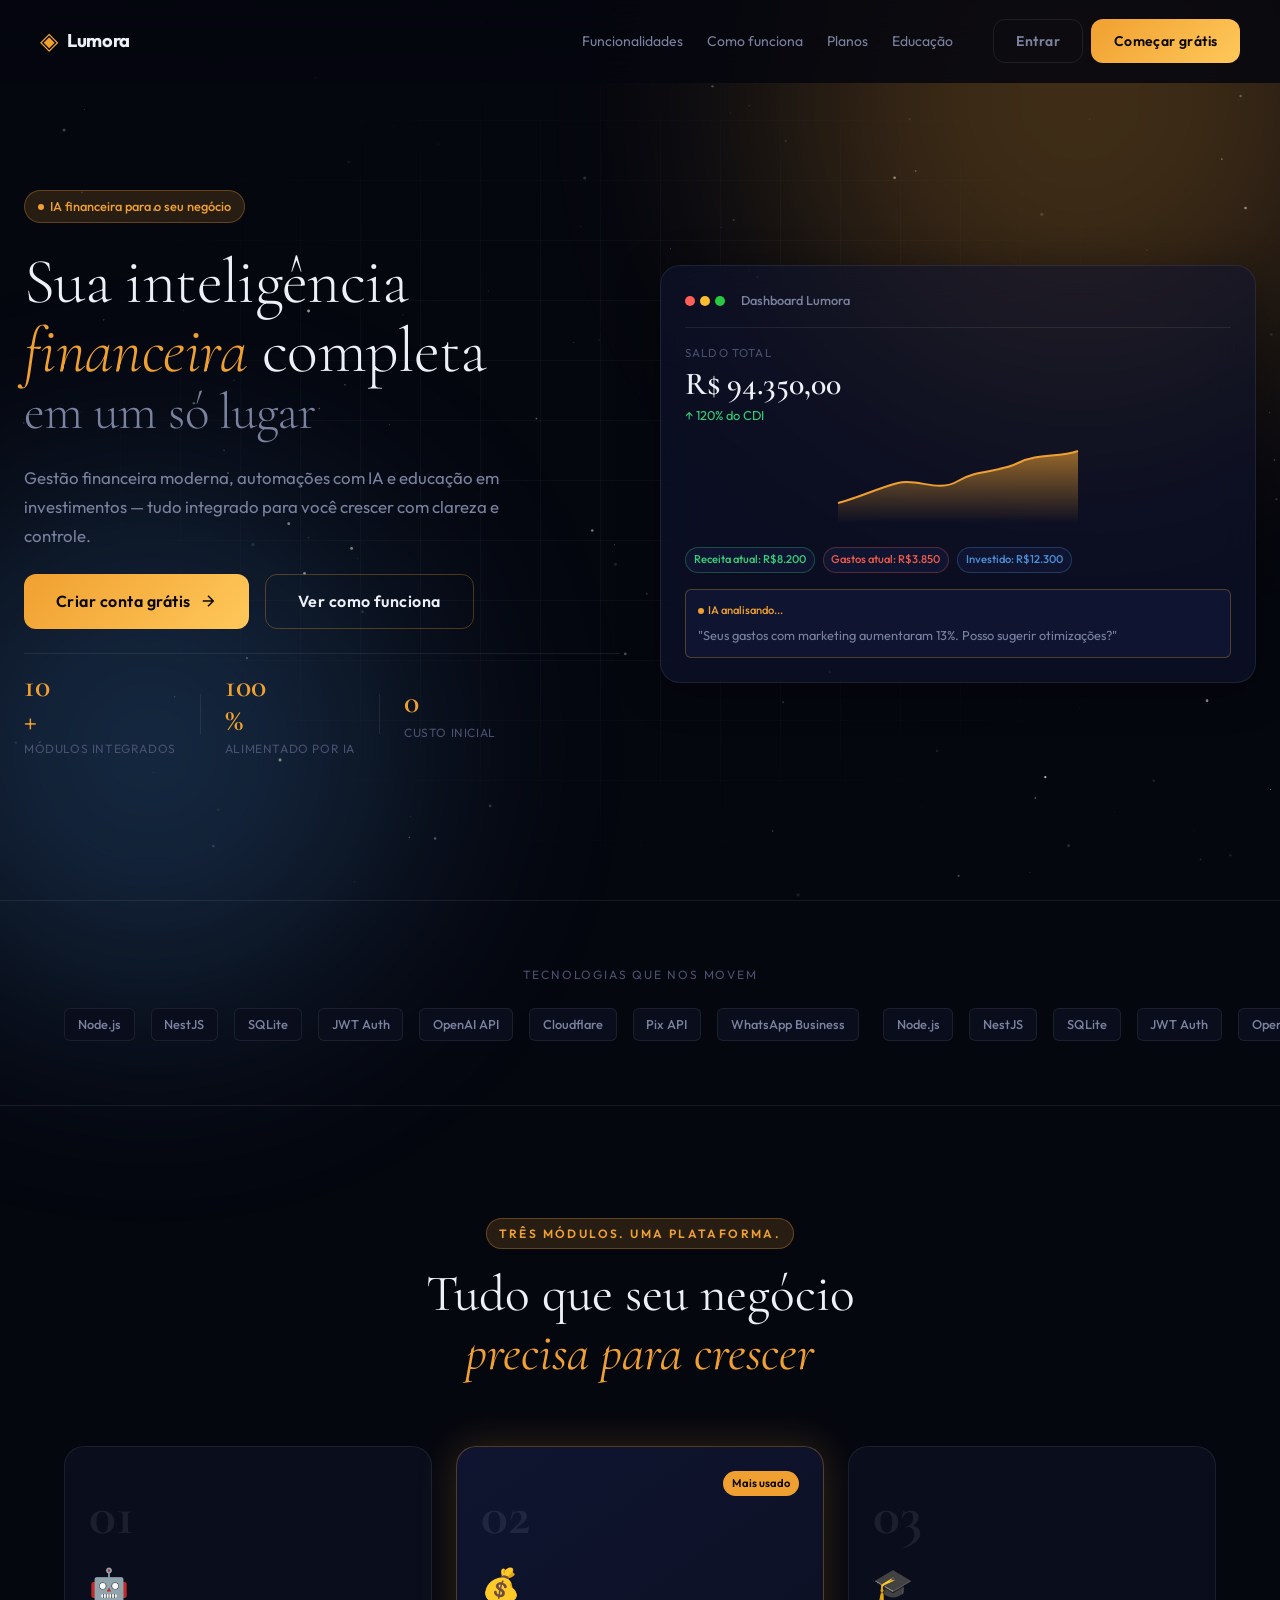
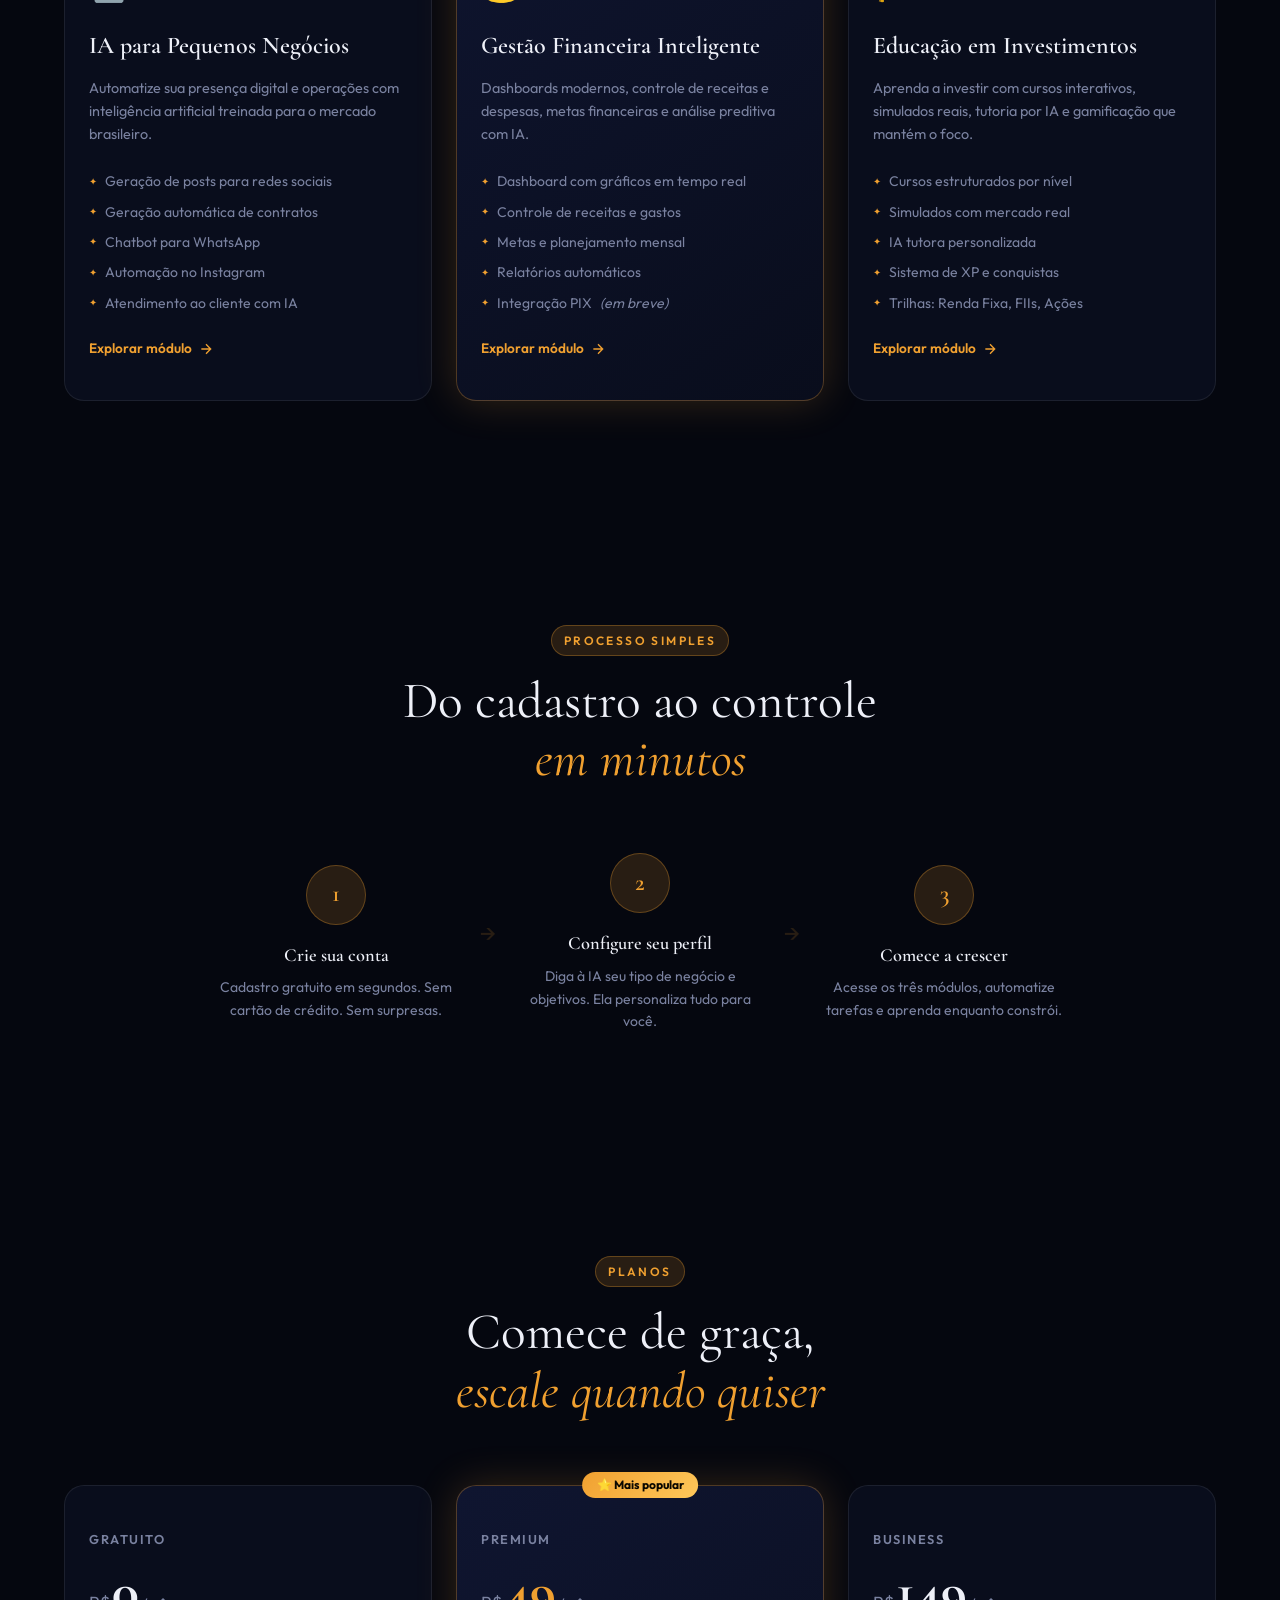
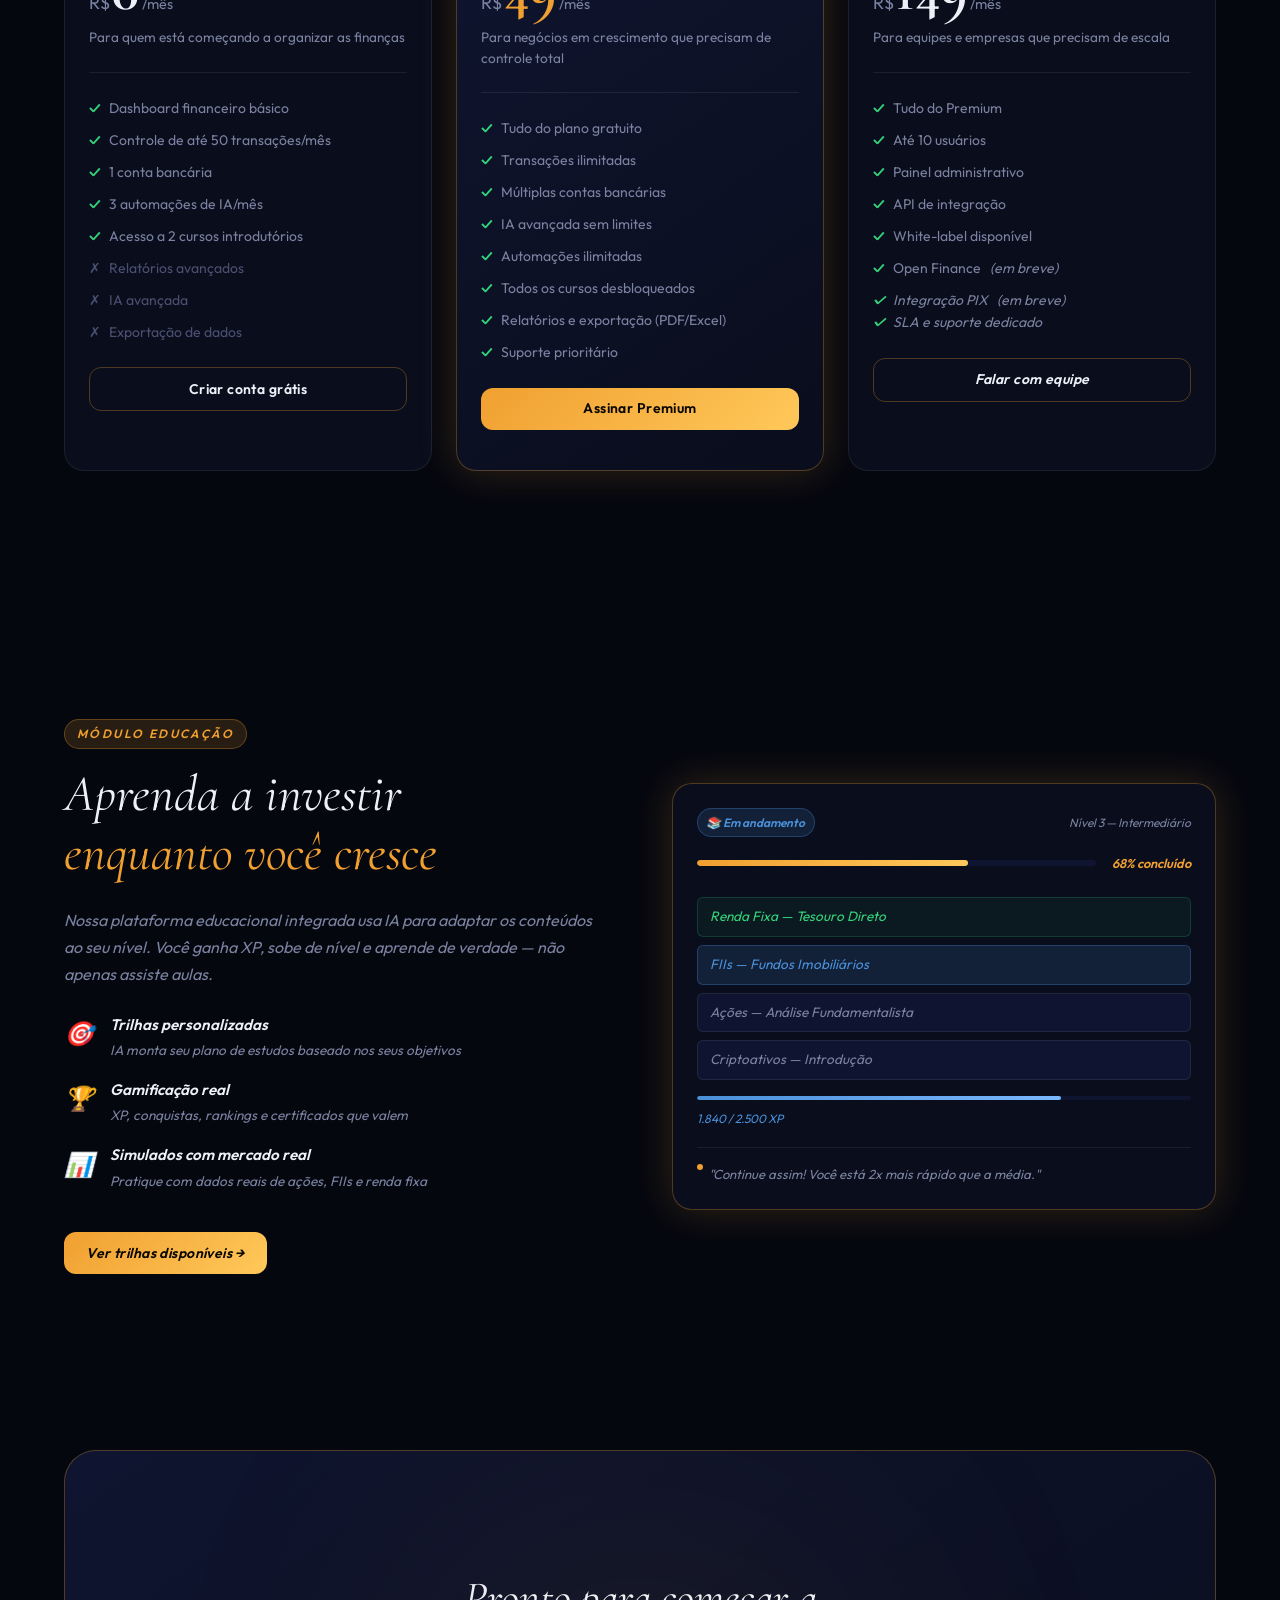
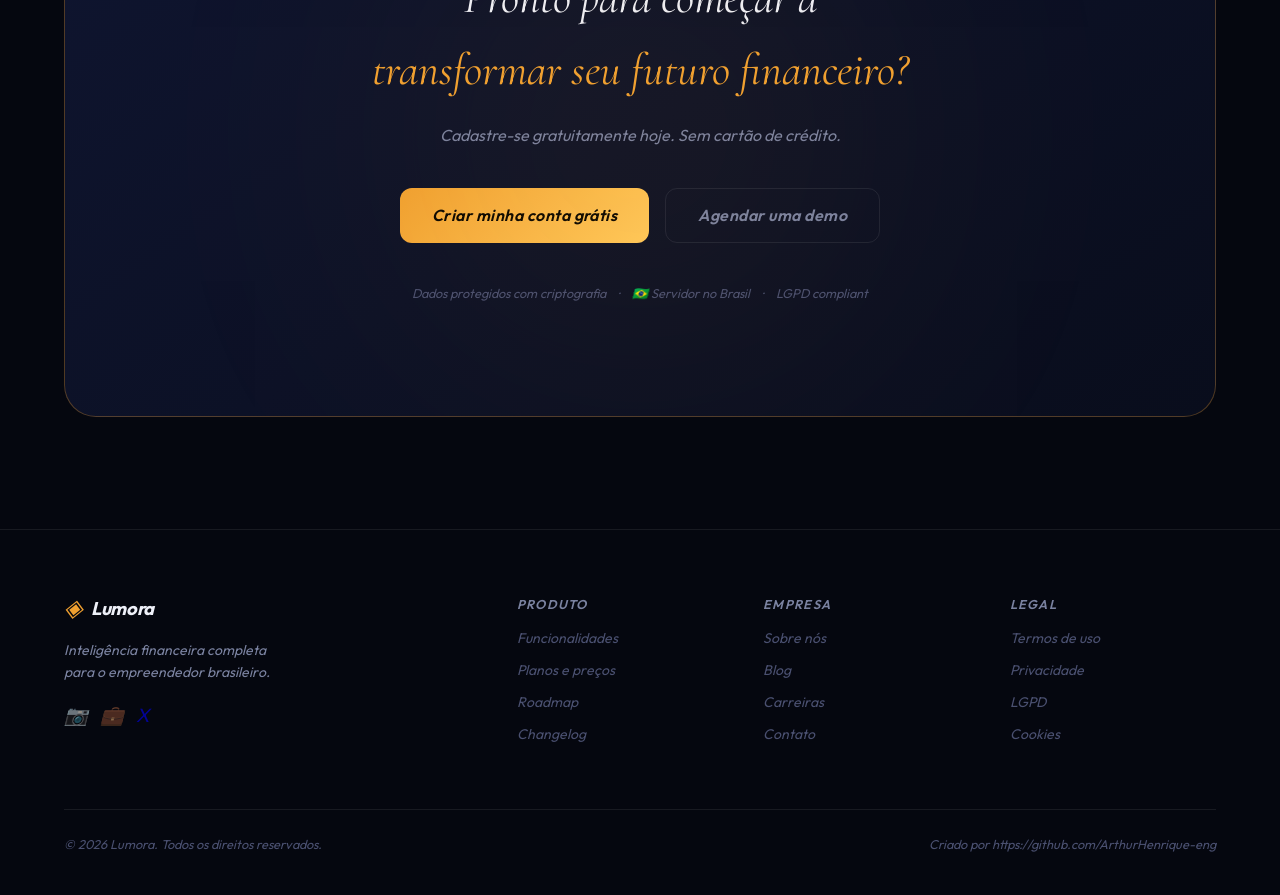
<file: html/index.html>
<!DOCTYPE html>
<html lang="pt-BR">
<head>
  <meta charset="UTF-8" />
  <meta name="viewport" content="width=device-width, initial-scale=1.0" />
  <title>Lumora — Inteligência Financeira com IA</title>
  <meta name="description" content="Plataforma completa com IA para pequenos negócios: gestão financeira, automações e educação em investimentos." />
  <link rel="preconnect" href="https://fonts.googleapis.com" />
  <link rel="preconnect" href="https://fonts.gstatic.com" crossorigin />
  <link href="https://fonts.googleapis.com/css2?family=Cormorant+Garamond:ital,wght@0,300;0,400;0,600;0,700;1,300;1,400&family=Outfit:wght@300;400;500;600;700&display=swap" rel="stylesheet" />
 <link rel="stylesheet" href="../css/styles.css">
</head>
<body>

  <!-- NAV -->
  <nav class="nav" id="nav">
    <div class="nav__inner">
      <a href="#" class="nav__logo">
        <span class="logo-mark">◈</span>
        <span class="logo-text">Lumora</span>
      </a>
      <ul class="nav__links">
        <li><a href="#features">Funcionalidades</a></li>
        <li><a href="#how">Como funciona</a></li>
        <li><a href="#pricing">Planos</a></li>
        <li><a href="#education">Educação</a></li>
      </ul>
      <div class="nav__actions">
        <a href="./login.html" class="btn btn--ghost">Entrar</a>
        <a href="./cadastro.html" class="btn btn--gold">Começar grátis</a>
      </div>
      <button class="nav__hamburger" id="hamburger" aria-label="Menu">
        <span></span><span></span><span></span>
      </button>
    </div>
  </nav>

  <!-- HERO -->
  <section class="hero" id="hero">
    <div class="hero__bg">
      <canvas id="starfield"></canvas>
      <div class="hero__glow hero__glow--1"></div>
      <div class="hero__glow hero__glow--2"></div>
      <div class="grid-overlay"></div>
    </div>

    <div class="hero__content">
      <div class="hero__badge">
        <span class="badge-dot"></span>
        IA financeira para o seu negócio
      </div>

      <h1 class="hero__title">
        Sua inteligência<br />
        <em>financeira</em> completa<br />
        <span class="hero__title--accent">em um só lugar</span>
      </h1>

      <p class="hero__sub">
        Gestão financeira moderna, automações com IA e educação em investimentos —
        tudo integrado para você crescer com clareza e controle.
      </p>

      <div class="hero__cta">
        <a href="./cadastro.html" class="btn btn--gold btn--lg">
          <span>Criar conta grátis</span>
          <svg width="18" height="18" viewBox="0 0 24 24" fill="none" stroke="currentColor" stroke-width="2"><path d="M5 12h14M12 5l7 7-7 7"/></svg>
        </a>
        <a href="#how" class="btn btn--outline btn--lg">Ver como funciona</a>
      </div>

      <div class="hero__stats">
        <div class="stat">
          <span class="stat__number" data-target="10">0</span><span class="stat__suffix">+</span>
          <span class="stat__label">Módulos integrados</span>
        </div>
        <div class="stat__divider"></div>
        <div class="stat">
          <span class="stat__number" data-target="100">100</span><span class="stat__suffix">%</span>
          <span class="stat__label">Alimentado por IA</span>
        </div>
        <div class="stat__divider"></div>
        <div class="stat">
          <span class="stat__number" data-target="0">0</span><span class="stat__suffix"></span>
          <span class="stat__label">Custo inicial</span>
        </div>
      </div>
    </div>

    <!-- DASHBOARD MOCKUP -->
    <div class="hero__mockup">
      <div class="mockup-card mockup-card--main">
        <div class="mockup-header">
          <div class="mockup-dots">
            <span></span><span></span><span></span>
          </div>
          <span class="mockup-title">Dashboard Lumora</span>
        </div>
        <div class="mockup-body">
          <div class="mockup-balance">
            <span class="mockup-label">Saldo total</span>
            <span class="mockup-value">R$ <span id="balance-anim">94.350,00</span></span>
            <span class="mockup-change up">↑ 120% do CDI</span>
          </div>
          <div class="mockup-chart">
            <svg viewBox="0 0 240 80" class="chart-svg">
              <defs>
                <linearGradient id="chartGrad" x1="0" y1="0" x2="0" y2="1">
                  <stop offset="0%" stop-color="#f0a030" stop-opacity="0.6"/>
                  <stop offset="100%" stop-color="#f0a030" stop-opacity="0"/>
                </linearGradient>
              </defs>
              <path class="chart-area" d="M0,60 C20,55 40,45 60,40 C80,35 100,50 120,38 C140,26 160,30 180,20 C200,10 220,15 240,8 L240,80 L0,80 Z" fill="url(#chartGrad)"/>
              <path class="chart-line" d="M0,60 C20,55 40,45 60,40 C80,35 100,50 120,38 C140,26 160,30 180,20 C200,10 220,15 240,8" fill="none" stroke="#f0a030" stroke-width="2"/>
            </svg>
          </div>
          <div class="mockup-pills">
            <span class="pill pill--green"> Receita atual: R$8.200</span>
            <span class="pill pill--red"> Gastos atual: R$3.850</span>
            <span class="pill pill--blue"> Investido: R$12.300</span>
          </div>
          <div class="mockup-ai">
            <div class="ai-indicator">
              <span class="ai-dot"></span>
              <span>IA analisando...</span>
            </div>
            <p class="ai-tip">"Seus gastos com marketing aumentaram 13%. Posso sugerir otimizações?"</p>
          </div>
        </div>
      </div>
    </div>
  </section>

  <!-- LOGOS / SOCIAL PROOF -->
  <section class="logos">
    <div class="container">
      <p class="logos__label">Tecnologias que nos movem</p>
      <div class="logos__track">
        <div class="logos__group">
          <span class="tech-badge">Node.js</span>
          <span class="tech-badge">NestJS</span>
          <span class="tech-badge">SQLite</span>
          <span class="tech-badge">JWT Auth</span>
          <span class="tech-badge">OpenAI API</span>
          <span class="tech-badge">Cloudflare</span>
          <span class="tech-badge">Pix API</span>
          <span class="tech-badge">WhatsApp Business</span>
        </div>
        <div class="logos__group" aria-hidden="true">
          <span class="tech-badge">Node.js</span>
          <span class="tech-badge">NestJS</span>
          <span class="tech-badge">SQLite</span>
          <span class="tech-badge">JWT Auth</span>
          <span class="tech-badge">OpenAI API</span>
          <span class="tech-badge">Cloudflare</span>
          <span class="tech-badge">Pix API</span>
          <span class="tech-badge">WhatsApp Business</span>
        </div>
      </div>
    </div>
  </section>

  <!-- THREE PILLARS -->
  <section class="pillars" id="features">
    <div class="container">
      <div class="section-label">Três módulos. Uma plataforma.</div>
      <h2 class="section-title">Tudo que seu negócio<br /><em>precisa para crescer</em></h2>

      <div class="pillars__grid">

        <!-- Pillar 1: AI Tools -->
        <div class="pillar" data-index="1">
          <div class="pillar__number">01</div>
          <div class="pillar__icon">🤖</div>
          <h3 class="pillar__title">IA para Pequenos Negócios</h3>
          <p class="pillar__desc">
            Automatize sua presença digital e operações com inteligência artificial treinada para o mercado brasileiro.
          </p>
          <ul class="pillar__features">
            <li><span class="check">✦</span> Geração de posts para redes sociais</li>
            <li><span class="check">✦</span> Geração automática de contratos</li>
            <li><span class="check">✦</span> Chatbot para WhatsApp</li>
            <li><span class="check">✦</span> Automação no Instagram</li>
            <li><span class="check">✦</span> Atendimento ao cliente com IA</li>
          </ul>
          <div class="pillar__cta">
            <span>Explorar módulo</span>
            <svg width="16" height="16" viewBox="0 0 24 24" fill="none" stroke="currentColor" stroke-width="2"><path d="M5 12h14M12 5l7 7-7 7"/></svg>
          </div>
        </div>

        <!-- Pillar 2: Finance -->
        <div class="pillar pillar--featured" data-index="2">
          <div class="pillar__badge">Mais usado</div>
          <div class="pillar__number">02</div>
          <div class="pillar__icon">💰</div>
          <h3 class="pillar__title">Gestão Financeira Inteligente</h3>
          <p class="pillar__desc">
            Dashboards modernos, controle de receitas e despesas, metas financeiras e análise preditiva com IA.
          </p>
          <ul class="pillar__features">
            <li><span class="check">✦</span> Dashboard com gráficos em tempo real</li>
            <li><span class="check">✦</span> Controle de receitas e gastos</li>
            <li><span class="check">✦</span> Metas e planejamento mensal</li>
            <li><span class="check">✦</span> Relatórios automáticos</li>
            <li><span class="check">✦</span> Integração PIX <em>(em breve)</em></li>
          </ul>
          <div class="pillar__cta">
            <span>Explorar módulo</span>
            <svg width="16" height="16" viewBox="0 0 24 24" fill="none" stroke="currentColor" stroke-width="2"><path d="M5 12h14M12 5l7 7-7 7"/></svg>
          </div>
        </div>

        <!-- Pillar 3: Education -->
        <div class="pillar" data-index="3">
          <div class="pillar__number">03</div>
          <div class="pillar__icon">🎓</div>
          <h3 class="pillar__title">Educação em Investimentos</h3>
          <p class="pillar__desc">
            Aprenda a investir com cursos interativos, simulados reais, tutoria por IA e gamificação que mantém o foco.
          </p>
          <ul class="pillar__features">
            <li><span class="check">✦</span> Cursos estruturados por nível</li>
            <li><span class="check">✦</span> Simulados com mercado real</li>
            <li><span class="check">✦</span> IA tutora personalizada</li>
            <li><span class="check">✦</span> Sistema de XP e conquistas</li>
            <li><span class="check">✦</span> Trilhas: Renda Fixa, FIIs, Ações</li>
          </ul>
          <div class="pillar__cta">
            <span>Explorar módulo</span>
            <svg width="16" height="16" viewBox="0 0 24 24" fill="none" stroke="currentColor" stroke-width="2"><path d="M5 12h14M12 5l7 7-7 7"/></svg>
          </div>
        </div>

      </div>
    </div>
  </section>

  <!-- HOW IT WORKS -->
  <section class="how" id="how">
    <div class="container">
      <div class="section-label">Processo simples</div>
      <h2 class="section-title">Do cadastro ao controle<br /><em>em minutos</em></h2>

      <div class="steps">
        <div class="step">
          <div class="step__num">1</div>
          <div class="step__content">
            <h4>Crie sua conta</h4>
            <p>Cadastro gratuito em segundos. Sem cartão de crédito. Sem surpresas.</p>
          </div>
        </div>
        <div class="step__arrow">→</div>
        <div class="step">
          <div class="step__num">2</div>
          <div class="step__content">
            <h4>Configure seu perfil</h4>
            <p>Diga à IA seu tipo de negócio e objetivos. Ela personaliza tudo para você.</p>
          </div>
        </div>
        <div class="step__arrow">→</div>
        <div class="step">
          <div class="step__num">3</div>
          <div class="step__content">
            <h4>Comece a crescer</h4>
            <p>Acesse os três módulos, automatize tarefas e aprenda enquanto constrói.</p>
          </div>
        </div>
      </div>
    </div>
  </section>

  <!-- PRICING -->
  <section class="pricing" id="pricing">
    <div class="container">
      <div class="section-label">Planos</div>
      <h2 class="section-title">Comece de graça,<br /><em>escale quando quiser</em></h2>

      <div class="pricing__grid">

        <!-- Free -->
        <div class="plan">
          <div class="plan__header">
            <span class="plan__name">Gratuito</span>
            <div class="plan__price">
              <span class="plan__currency">R$</span>
              <span class="plan__amount">0</span>
              <span class="plan__period">/mês</span>
            </div>
            <p class="plan__desc">Para quem está começando a organizar as finanças</p>
          </div>
          <ul class="plan__features">
            <li><span>✓</span> Dashboard financeiro básico</li>
            <li><span>✓</span> Controle de até 50 transações/mês</li>
            <li><span>✓</span> 1 conta bancária</li>
            <li><span>✓</span> 3 automações de IA/mês</li>
            <li><span>✓</span> Acesso a 2 cursos introdutórios</li>
            <li class="disabled"><span>✗</span> Relatórios avançados</li>
            <li class="disabled"><span>✗</span> IA avançada</li>
            <li class="disabled"><span>✗</span> Exportação de dados</li>
          </ul>
          <a href="./cadastro.html" class="btn btn--outline btn--full">Criar conta grátis</a>
        </div>

        <!-- Premium -->
        <div class="plan plan--premium">
          <div class="plan__popular">⭐ Mais popular</div>
          <div class="plan__header">
            <span class="plan__name">Premium</span>
            <div class="plan__price">
              <span class="plan__currency">R$</span>
              <span class="plan__amount">49</span>
              <span class="plan__period">/mês</span>
            </div>
            <p class="plan__desc">Para negócios em crescimento que precisam de controle total</p>
          </div>
          <ul class="plan__features">
            <li><span>✓</span> Tudo do plano gratuito</li>
            <li><span>✓</span> Transações ilimitadas</li>
            <li><span>✓</span> Múltiplas contas bancárias</li>
            <li><span>✓</span> IA avançada sem limites</li>
            <li><span>✓</span> Automações ilimitadas</li>
            <li><span>✓</span> Todos os cursos desbloqueados</li>
            <li><span>✓</span> Relatórios e exportação (PDF/Excel)</li>
            <li><span>✓</span> Suporte prioritário</li>
          </ul>
          <a href="./login.html" class="btn btn--gold btn--full">Assinar Premium</a>
        </div>

        <!-- Business -->
        <div class="plan">
          <div class="plan__header">
            <span class="plan__name">Business</span>
            <div class="plan__price">
              <span class="plan__currency">R$</span>
              <span class="plan__amount">149</span>
              <span class="plan__period">/mês</span>
            </div>
            <p class="plan__desc">Para equipes e empresas que precisam de escala</p>
          </div>
          <ul class="plan__features">
            <li><span>✓</span> Tudo do Premium</li>
            <li><span>✓</span> Até 10 usuários</li>
            <li><span>✓</span> Painel administrativo</li>
            <li><span>✓</span> API de integração</li>
            <li><span>✓</span> White-label disponível</li>
            <li><span>✓</span> Open Finance <em>(em breve)</span></li>
            <li><span>✓</span> Integração PIX <em>(em breve)</em></li>
            <li><span>✓</span> SLA e suporte dedicado</li>
          </ul>
          <a href="mailto:hello@lumora.com.br?subject=Contato%20Lumora" class="btn btn--outline btn--full">Falar com equipe</a>
        </div>

      </div>
    </div>
  </section>

  <!-- AI EDUCATION SPOTLIGHT -->
  <section class="education" id="education">
    <div class="container">
      <div class="education__grid">
        <div class="education__content">
          <div class="section-label">Módulo educação</div>
          <h2 class="section-title">Aprenda a investir<br /><em>enquanto você cresce</em></h2>
          <p class="education__desc">
            Nossa plataforma educacional integrada usa IA para adaptar os conteúdos ao seu nível.
            Você ganha XP, sobe de nível e aprende de verdade — não apenas assiste aulas.
          </p>
          <div class="education__perks">
            <div class="perk">
              <span class="perk__icon">🎯</span>
              <div>
                <strong>Trilhas personalizadas</strong>
                <p>IA monta seu plano de estudos baseado nos seus objetivos</p>
              </div>
            </div>
            <div class="perk">
              <span class="perk__icon">🏆</span>
              <div>
                <strong>Gamificação real</strong>
                <p>XP, conquistas, rankings e certificados que valem</p>
              </div>
            </div>
            <div class="perk">
              <span class="perk__icon">📊</span>
              <div>
                <strong>Simulados com mercado real</strong>
                <p>Pratique com dados reais de ações, FIIs e renda fixa</p>
              </div>
            </div>
          </div>
          <a href="#" class="btn btn--gold">Ver trilhas disponíveis →</a>
        </div>
        <div class="education__visual">
          <div class="edu-card">
            <div class="edu-card__header">
              <span class="edu-badge">📚 Em andamento</span>
              <span class="edu-level">Nível 3 — Intermediário</span>
            </div>
            <div class="edu-progress">
              <div class="edu-progress__bar">
                <div class="edu-progress__fill" style="width: 68%"></div>
              </div>
              <span>68% concluído</span>
            </div>
            <div class="edu-modules">
              <div class="edu-module edu-module--done">Renda Fixa — Tesouro Direto</div>
              <div class="edu-module edu-module--active">FIIs — Fundos Imobiliários</div>
              <div class="edu-module">Ações — Análise Fundamentalista</div>
              <div class="edu-module">Criptoativos — Introdução</div>
            </div>
            <div class="edu-xp">
              <div class="xp-bar">
                <div class="xp-bar__fill"></div>
              </div>
              <span>1.840 / 2.500 XP</span>
            </div>
            <div class="edu-ai">
              <span class="ai-dot"></span>
              <em>"Continue assim! Você está 2x mais rápido que a média."</em>
            </div>
          </div>
        </div>
      </div>
    </div>
  </section>

  <!-- FINAL CTA -->
  <section class="cta-final">
    <div class="container">
      <div class="cta-final__box">
        <div class="cta-final__glow"></div>
        <h2>Pronto para começar a<br /><em>transformar seu futuro financeiro?</em></h2>
        <p>Cadastre-se gratuitamente hoje. Sem cartão de crédito.</p>
        <div class="cta-final__btns">
          <a href="./cadastro.html" class="btn btn--gold btn--lg">Criar minha conta grátis</a>
          <a href="mailto:hello@lumora.com.br?subject=Agendar%20demo%20Lumora" class="btn btn--ghost btn--lg">Agendar uma demo</a>
        </div>
        <div class="cta-final__trust">
          <span>Dados protegidos com criptografia</span>
          <span>·</span>
          <span>🇧🇷 Servidor no Brasil</span>
          <span>·</span>
          <span>LGPD compliant</span>
        </div>
      </div>
    </div>
  </section>

  <!-- FOOTER -->
  <footer class="footer">
    <div class="container">
      <div class="footer__grid">
        <div class="footer__brand">
          <a href="#" class="nav__logo">
            <span class="logo-mark">◈</span>
            <span class="logo-text">Lumora</span>
          </a>
          <p>Inteligência financeira completa para o empreendedor brasileiro.</p>
          <div class="footer__social">
            <a href="#" aria-label="Instagram">📷</a>
            <a href="#" aria-label="LinkedIn">💼</a>
            <a href="#" aria-label="Twitter">X</a>
          </div>
        </div>
        <div class="footer__col">
          <strong>Produto</strong>
          <a href="#">Funcionalidades</a>
          <a href="#">Planos e preços</a>
          <a href="#">Roadmap</a>
          <a href="#">Changelog</a>
        </div>
        <div class="footer__col">
          <strong>Empresa</strong>
          <a href="#">Sobre nós</a>
          <a href="#">Blog</a>
          <a href="#">Carreiras</a>
          <a href="#">Contato</a>
        </div>
        <div class="footer__col">
          <strong>Legal</strong>
          <a href="#">Termos de uso</a>
          <a href="#">Privacidade</a>
          <a href="#">LGPD</a>
          <a href="#">Cookies</a>
        </div>
      </div>
      <div class="footer__bottom">
        <span>© 2026 Lumora. Todos os direitos reservados.</span>
        <span>Criado por https://github.com/ArthurHenrique-eng</span>
      </div>
    </div>
  </footer>

</body>
  <script src="../js/script.js"></script>
</html>
</file>
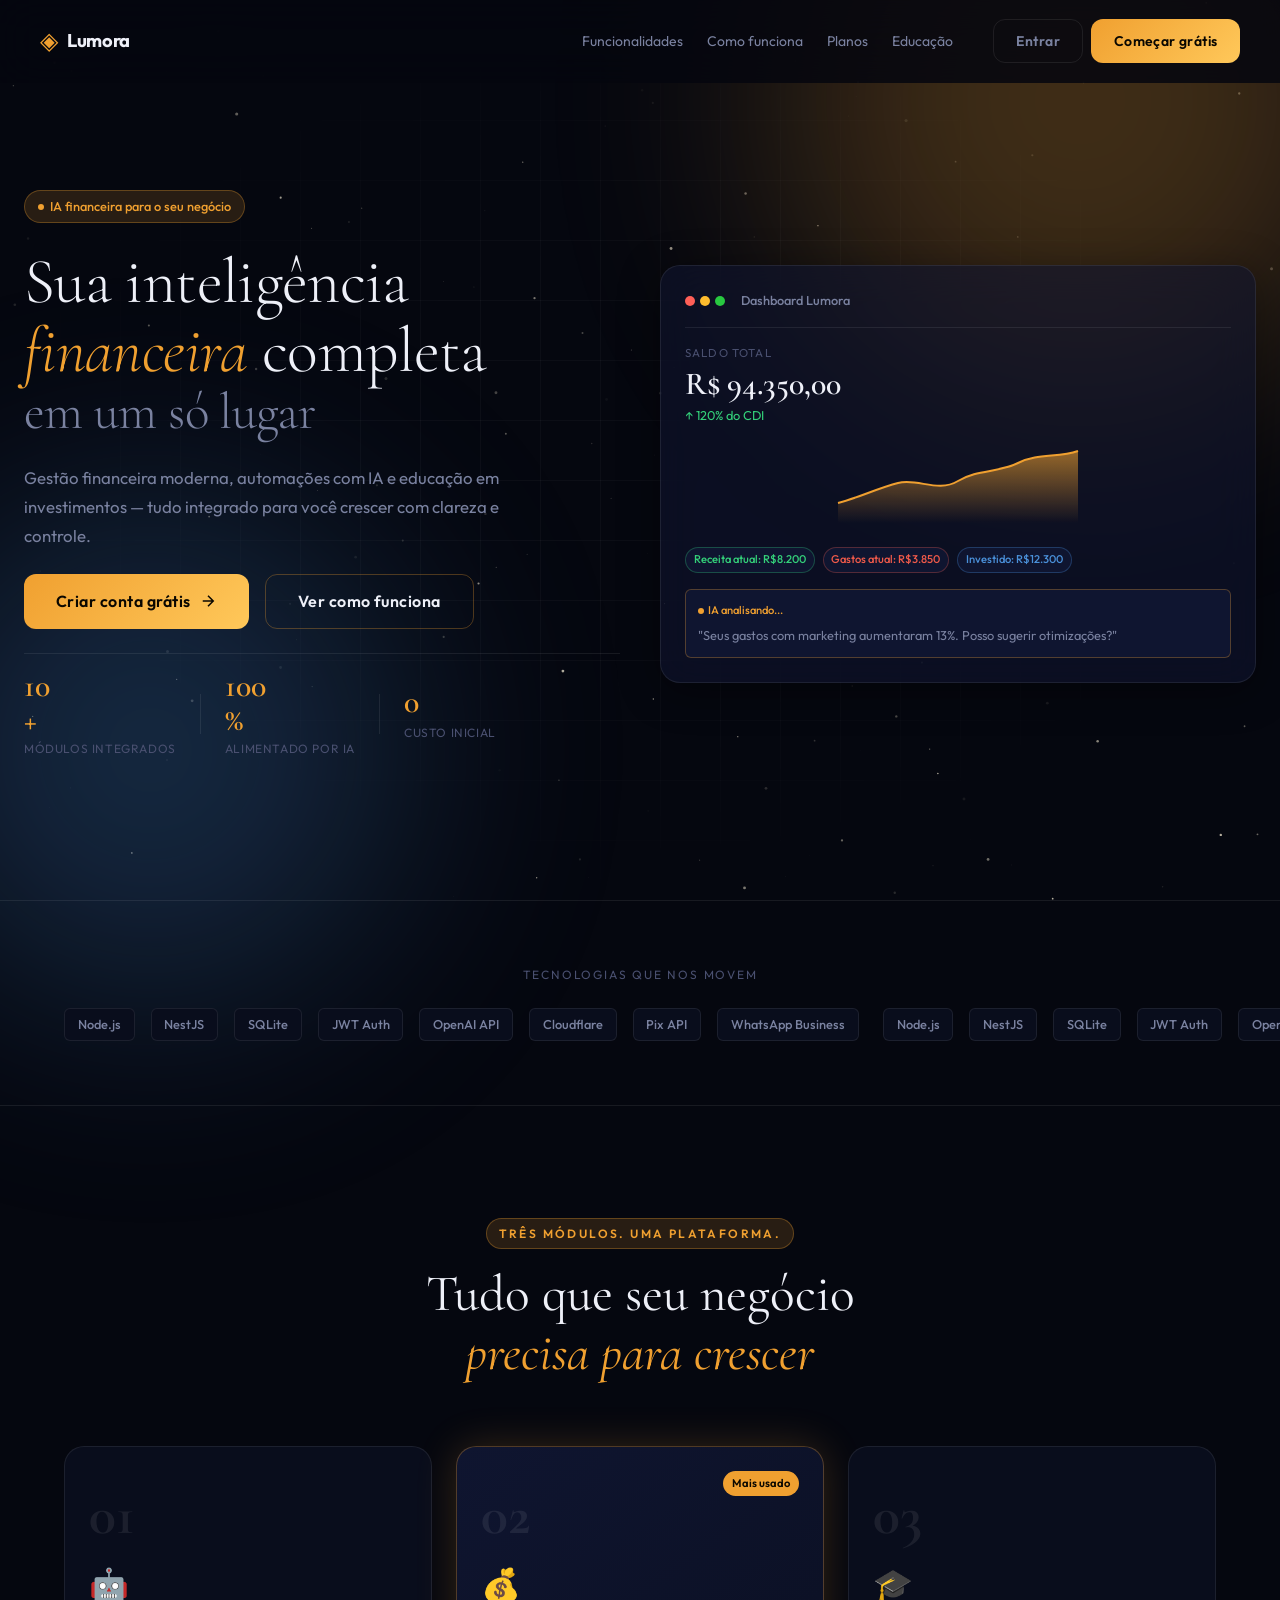
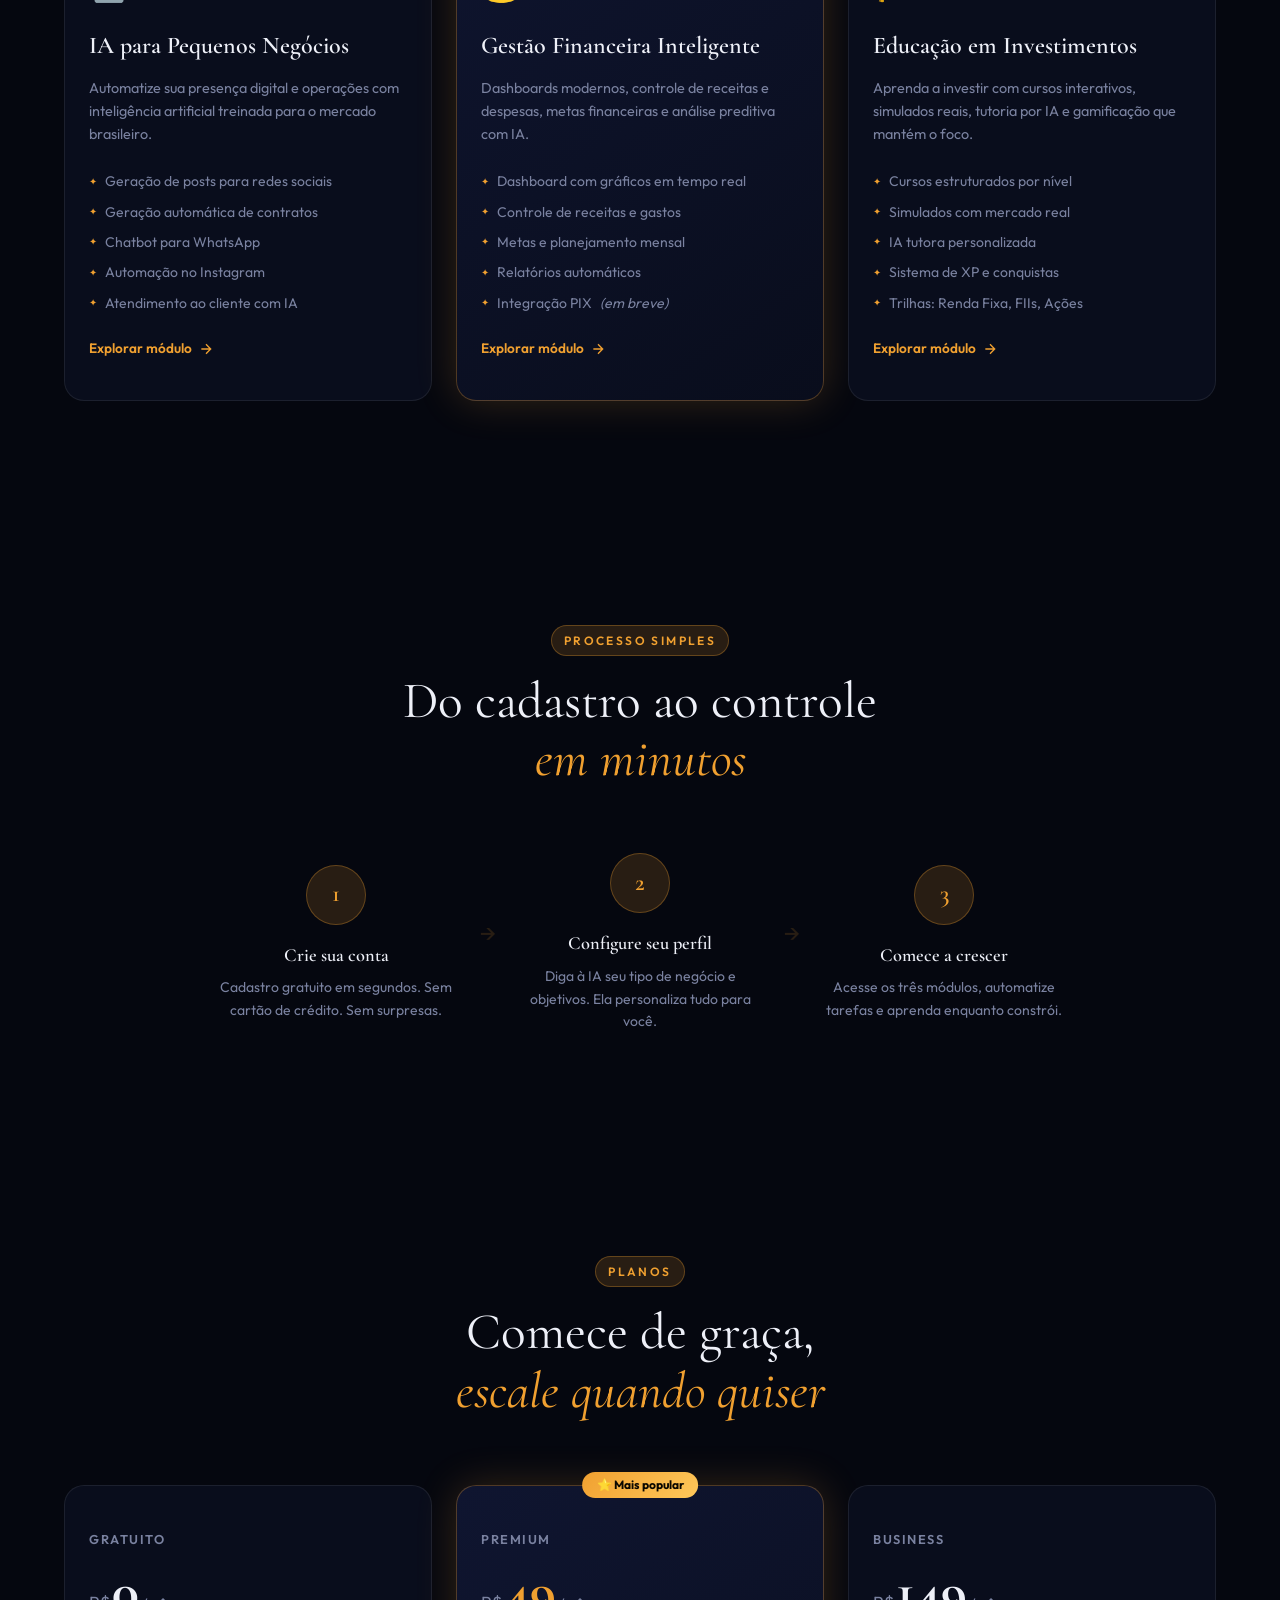
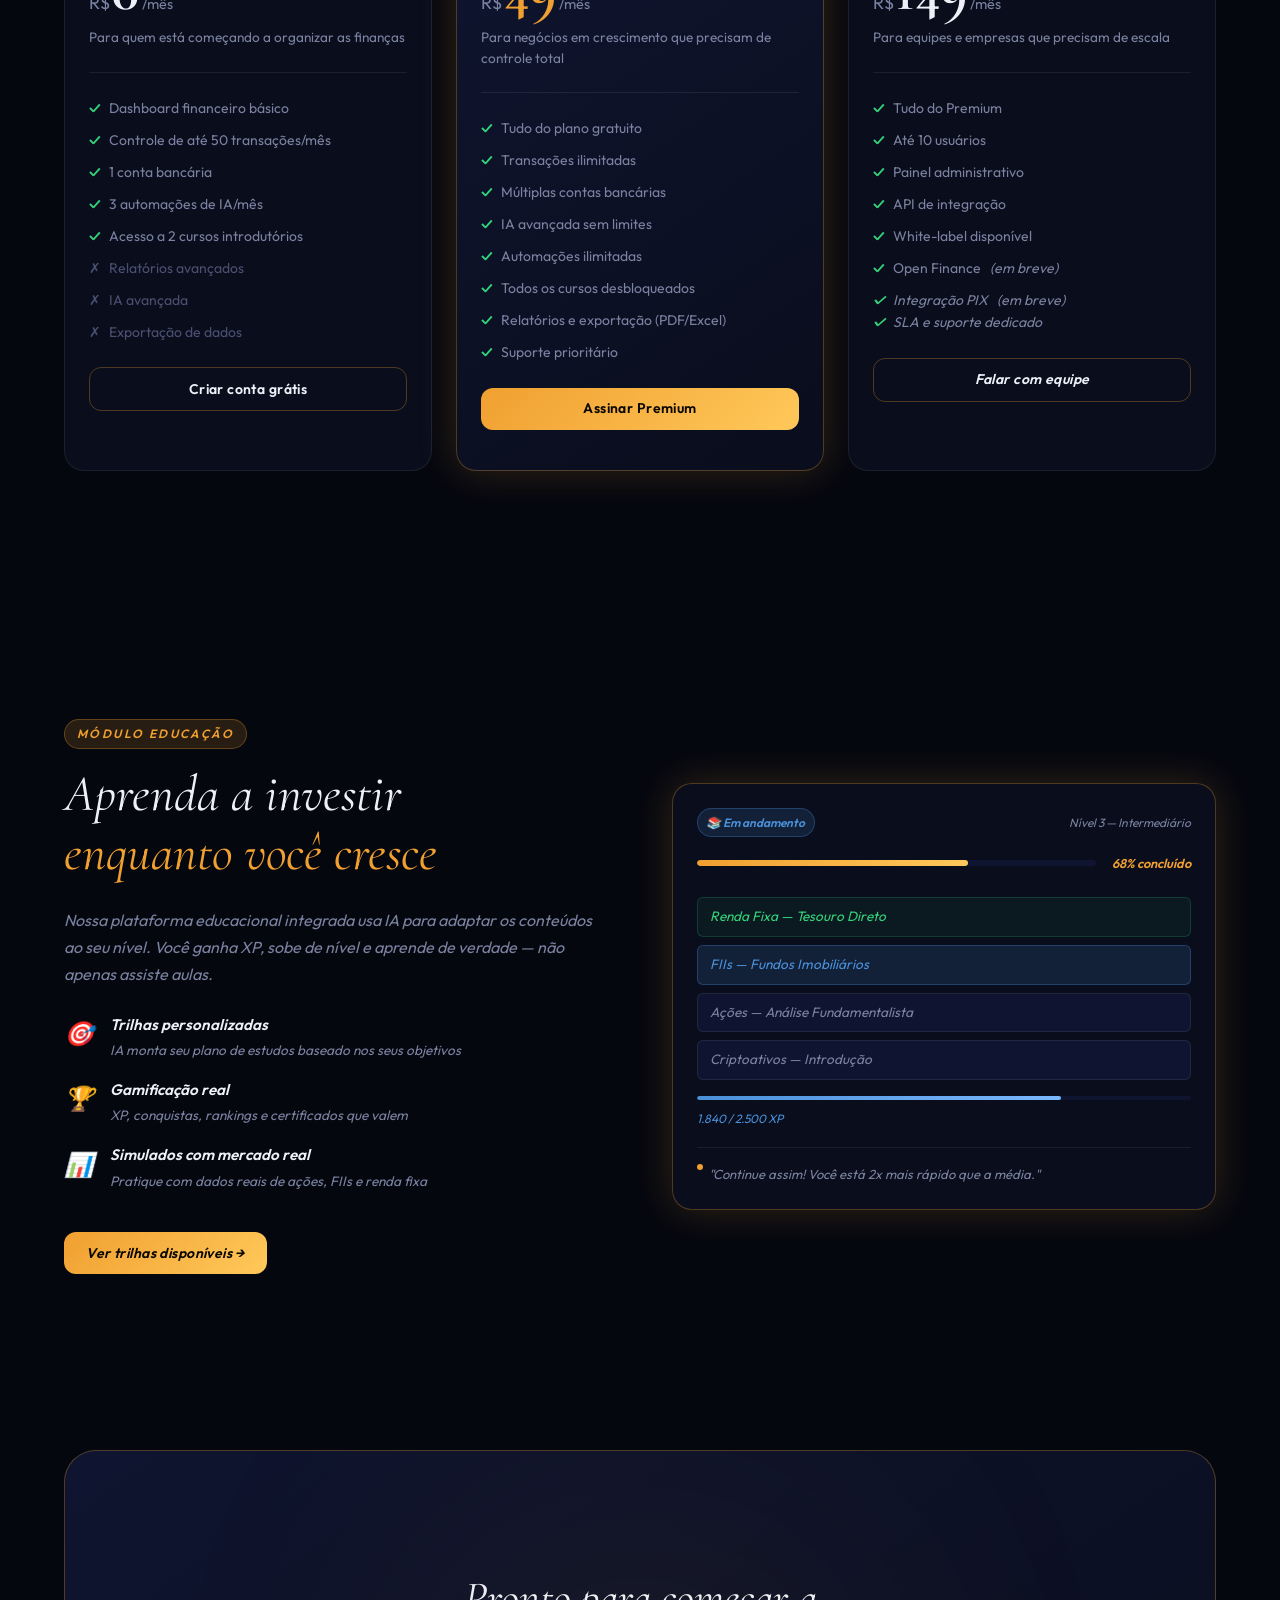
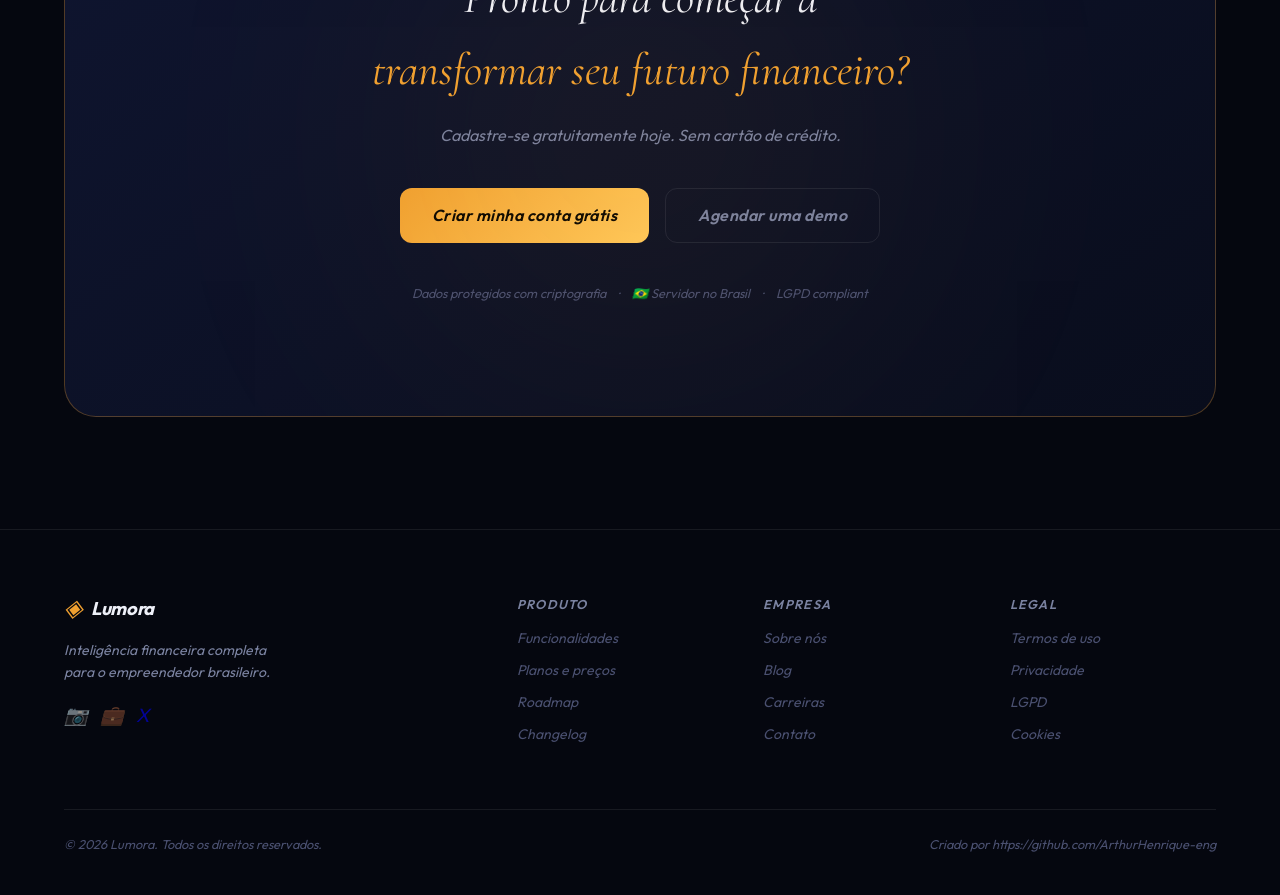
<file: templates/index.html>
<!DOCTYPE html>
<html lang="pt-BR">
<head>
  <meta charset="UTF-8" />
  <meta name="viewport" content="width=device-width, initial-scale=1.0" />
  <title>Lumora — Inteligência Financeira com IA</title>
  <meta name="description" content="Plataforma completa com IA para pequenos negócios: gestão financeira, automações e educação em investimentos." />
  <link rel="preconnect" href="https://fonts.googleapis.com" />
  <link rel="preconnect" href="https://fonts.gstatic.com" crossorigin />
  <link href="https://fonts.googleapis.com/css2?family=Cormorant+Garamond:ital,wght@0,300;0,400;0,600;0,700;1,300;1,400&family=Outfit:wght@300;400;500;600;700&display=swap" rel="stylesheet" />
 <link rel="stylesheet" href="/css/styles.css">
</head>
<body>

  <!-- NAV -->
  <nav class="nav" id="nav">
    <div class="nav__inner">
      <a href="/" class="nav__logo">
        <span class="logo-mark">◈</span>
        <span class="logo-text">Lumora</span>
      </a>
      <ul class="nav__links">
        <li><a href="#features">Funcionalidades</a></li>
        <li><a href="#how">Como funciona</a></li>
        <li><a href="#pricing">Planos</a></li>
        <li><a href="#education">Educação</a></li>
      </ul>
      <div class="nav__actions">
        <a href="/templates/login.html" class="btn btn--ghost">Entrar</a>
        <a href="/templates/cadastro.html" class="btn btn--gold">Começar grátis</a>
      </div>
      <button class="nav__hamburger" id="hamburger" aria-label="Menu">
        <span></span><span></span><span></span>
      </button>
    </div>
  </nav>

  <!-- HERO -->
  <section class="hero" id="hero">
    <div class="hero__bg">
      <canvas id="starfield"></canvas>
      <div class="hero__glow hero__glow--1"></div>
      <div class="hero__glow hero__glow--2"></div>
      <div class="grid-overlay"></div>
    </div>

    <div class="hero__content">
      <div class="hero__badge">
        <span class="badge-dot"></span>
        IA financeira para o seu negócio
      </div>

      <h1 class="hero__title">
        Sua inteligência<br />
        <em>financeira</em> completa<br />
        <span class="hero__title--accent">em um só lugar</span>
      </h1>

      <p class="hero__sub">
        Gestão financeira moderna, automações com IA e educação em investimentos —
        tudo integrado para você crescer com clareza e controle.
      </p>

      <div class="hero__cta">
        <a href="/templates/cadastro.html" class="btn btn--gold btn--lg">
          <span>Criar conta grátis</span>
          <svg width="18" height="18" viewBox="0 0 24 24" fill="none" stroke="currentColor" stroke-width="2"><path d="M5 12h14M12 5l7 7-7 7"/></svg>
        </a>
        <a href="#how" class="btn btn--outline btn--lg">Ver como funciona</a>
      </div>

      <div class="hero__stats">
        <div class="stat">
          <span class="stat__number" data-target="10">0</span><span class="stat__suffix">+</span>
          <span class="stat__label">Módulos integrados</span>
        </div>
        <div class="stat__divider"></div>
        <div class="stat">
          <span class="stat__number" data-target="100">100</span><span class="stat__suffix">%</span>
          <span class="stat__label">Alimentado por IA</span>
        </div>
        <div class="stat__divider"></div>
        <div class="stat">
          <span class="stat__number" data-target="0">0</span><span class="stat__suffix"></span>
          <span class="stat__label">Custo inicial</span>
        </div>
      </div>
    </div>

    <!-- DASHBOARD MOCKUP -->
    <div class="hero__mockup">
      <div class="mockup-card mockup-card--main">
        <div class="mockup-header">
          <div class="mockup-dots">
            <span></span><span></span><span></span>
          </div>
          <span class="mockup-title">Dashboard Lumora</span>
        </div>
        <div class="mockup-body">
          <div class="mockup-balance">
            <span class="mockup-label">Saldo total</span>
            <span class="mockup-value">R$ <span id="balance-anim">94.350,00</span></span>
            <span class="mockup-change up">↑ 120% do CDI</span>
          </div>
          <div class="mockup-chart">
            <svg viewBox="0 0 240 80" class="chart-svg">
              <defs>
                <linearGradient id="chartGrad" x1="0" y1="0" x2="0" y2="1">
                  <stop offset="0%" stop-color="#f0a030" stop-opacity="0.6"/>
                  <stop offset="100%" stop-color="#f0a030" stop-opacity="0"/>
                </linearGradient>
              </defs>
              <path class="chart-area" d="M0,60 C20,55 40,45 60,40 C80,35 100,50 120,38 C140,26 160,30 180,20 C200,10 220,15 240,8 L240,80 L0,80 Z" fill="url(#chartGrad)"/>
              <path class="chart-line" d="M0,60 C20,55 40,45 60,40 C80,35 100,50 120,38 C140,26 160,30 180,20 C200,10 220,15 240,8" fill="none" stroke="#f0a030" stroke-width="2"/>
            </svg>
          </div>
          <div class="mockup-pills">
            <span class="pill pill--green"> Receita atual: R$8.200</span>
            <span class="pill pill--red"> Gastos atual: R$3.850</span>
            <span class="pill pill--blue"> Investido: R$12.300</span>
          </div>
          <div class="mockup-ai">
            <div class="ai-indicator">
              <span class="ai-dot"></span>
              <span>IA analisando...</span>
            </div>
            <p class="ai-tip">"Seus gastos com marketing aumentaram 13%. Posso sugerir otimizações?"</p>
          </div>
        </div>
      </div>
    </div>
  </section>

  <!-- LOGOS / SOCIAL PROOF -->
  <section class="logos">
    <div class="container">
      <p class="logos__label">Tecnologias que nos movem</p>
      <div class="logos__track">
        <div class="logos__group">
          <span class="tech-badge">Node.js</span>
          <span class="tech-badge">NestJS</span>
          <span class="tech-badge">SQLite</span>
          <span class="tech-badge">JWT Auth</span>
          <span class="tech-badge">OpenAI API</span>
          <span class="tech-badge">Cloudflare</span>
          <span class="tech-badge">Pix API</span>
          <span class="tech-badge">WhatsApp Business</span>
        </div>
        <div class="logos__group" aria-hidden="true">
          <span class="tech-badge">Node.js</span>
          <span class="tech-badge">NestJS</span>
          <span class="tech-badge">SQLite</span>
          <span class="tech-badge">JWT Auth</span>
          <span class="tech-badge">OpenAI API</span>
          <span class="tech-badge">Cloudflare</span>
          <span class="tech-badge">Pix API</span>
          <span class="tech-badge">WhatsApp Business</span>
        </div>
      </div>
    </div>
  </section>

  <!-- THREE PILLARS -->
  <section class="pillars" id="features">
    <div class="container">
      <div class="section-label">Três módulos. Uma plataforma.</div>
      <h2 class="section-title">Tudo que seu negócio<br /><em>precisa para crescer</em></h2>

      <div class="pillars__grid">

        <!-- Pillar 1: AI Tools -->
        <div class="pillar" data-index="1">
          <div class="pillar__number">01</div>
          <div class="pillar__icon">🤖</div>
          <h3 class="pillar__title">IA para Pequenos Negócios</h3>
          <p class="pillar__desc">
            Automatize sua presença digital e operações com inteligência artificial treinada para o mercado brasileiro.
          </p>
          <ul class="pillar__features">
            <li><span class="check">✦</span> Geração de posts para redes sociais</li>
            <li><span class="check">✦</span> Geração automática de contratos</li>
            <li><span class="check">✦</span> Chatbot para WhatsApp</li>
            <li><span class="check">✦</span> Automação no Instagram</li>
            <li><span class="check">✦</span> Atendimento ao cliente com IA</li>
          </ul>
          <div class="pillar__cta">
            <span>Explorar módulo</span>
            <svg width="16" height="16" viewBox="0 0 24 24" fill="none" stroke="currentColor" stroke-width="2"><path d="M5 12h14M12 5l7 7-7 7"/></svg>
          </div>
        </div>

        <!-- Pillar 2: Finance -->
        <div class="pillar pillar--featured" data-index="2">
          <div class="pillar__badge">Mais usado</div>
          <div class="pillar__number">02</div>
          <div class="pillar__icon">💰</div>
          <h3 class="pillar__title">Gestão Financeira Inteligente</h3>
          <p class="pillar__desc">
            Dashboards modernos, controle de receitas e despesas, metas financeiras e análise preditiva com IA.
          </p>
          <ul class="pillar__features">
            <li><span class="check">✦</span> Dashboard com gráficos em tempo real</li>
            <li><span class="check">✦</span> Controle de receitas e gastos</li>
            <li><span class="check">✦</span> Metas e planejamento mensal</li>
            <li><span class="check">✦</span> Relatórios automáticos</li>
            <li><span class="check">✦</span> Integração PIX <em>(em breve)</em></li>
          </ul>
          <div class="pillar__cta">
            <span>Explorar módulo</span>
            <svg width="16" height="16" viewBox="0 0 24 24" fill="none" stroke="currentColor" stroke-width="2"><path d="M5 12h14M12 5l7 7-7 7"/></svg>
          </div>
        </div>

        <!-- Pillar 3: Education -->
        <div class="pillar" data-index="3">
          <div class="pillar__number">03</div>
          <div class="pillar__icon">🎓</div>
          <h3 class="pillar__title">Educação em Investimentos</h3>
          <p class="pillar__desc">
            Aprenda a investir com cursos interativos, simulados reais, tutoria por IA e gamificação que mantém o foco.
          </p>
          <ul class="pillar__features">
            <li><span class="check">✦</span> Cursos estruturados por nível</li>
            <li><span class="check">✦</span> Simulados com mercado real</li>
            <li><span class="check">✦</span> IA tutora personalizada</li>
            <li><span class="check">✦</span> Sistema de XP e conquistas</li>
            <li><span class="check">✦</span> Trilhas: Renda Fixa, FIIs, Ações</li>
          </ul>
          <div class="pillar__cta">
            <span>Explorar módulo</span>
            <svg width="16" height="16" viewBox="0 0 24 24" fill="none" stroke="currentColor" stroke-width="2"><path d="M5 12h14M12 5l7 7-7 7"/></svg>
          </div>
        </div>

      </div>
    </div>
  </section>

  <!-- HOW IT WORKS -->
  <section class="how" id="how">
    <div class="container">
      <div class="section-label">Processo simples</div>
      <h2 class="section-title">Do cadastro ao controle<br /><em>em minutos</em></h2>

      <div class="steps">
        <div class="step">
          <div class="step__num">1</div>
          <div class="step__content">
            <h4>Crie sua conta</h4>
            <p>Cadastro gratuito em segundos. Sem cartão de crédito. Sem surpresas.</p>
          </div>
        </div>
        <div class="step__arrow">→</div>
        <div class="step">
          <div class="step__num">2</div>
          <div class="step__content">
            <h4>Configure seu perfil</h4>
            <p>Diga à IA seu tipo de negócio e objetivos. Ela personaliza tudo para você.</p>
          </div>
        </div>
        <div class="step__arrow">→</div>
        <div class="step">
          <div class="step__num">3</div>
          <div class="step__content">
            <h4>Comece a crescer</h4>
            <p>Acesse os três módulos, automatize tarefas e aprenda enquanto constrói.</p>
          </div>
        </div>
      </div>
    </div>
  </section>

  <!-- PRICING -->
  <section class="pricing" id="pricing">
    <div class="container">
      <div class="section-label">Planos</div>
      <h2 class="section-title">Comece de graça,<br /><em>escale quando quiser</em></h2>

      <div class="pricing__grid">

        <!-- Free -->
        <div class="plan">
          <div class="plan__header">
            <span class="plan__name">Gratuito</span>
            <div class="plan__price">
              <span class="plan__currency">R$</span>
              <span class="plan__amount">0</span>
              <span class="plan__period">/mês</span>
            </div>
            <p class="plan__desc">Para quem está começando a organizar as finanças</p>
          </div>
          <ul class="plan__features">
            <li><span>✓</span> Dashboard financeiro básico</li>
            <li><span>✓</span> Controle de até 50 transações/mês</li>
            <li><span>✓</span> 1 conta bancária</li>
            <li><span>✓</span> 3 automações de IA/mês</li>
            <li><span>✓</span> Acesso a 2 cursos introdutórios</li>
            <li class="disabled"><span>✗</span> Relatórios avançados</li>
            <li class="disabled"><span>✗</span> IA avançada</li>
            <li class="disabled"><span>✗</span> Exportação de dados</li>
          </ul>
          <a href="/templates/cadastro.html" class="btn btn--outline btn--full">Criar conta grátis</a>
        </div>

        <!-- Premium -->
        <div class="plan plan--premium">
          <div class="plan__popular">⭐ Mais popular</div>
          <div class="plan__header">
            <span class="plan__name">Premium</span>
            <div class="plan__price">
              <span class="plan__currency">R$</span>
              <span class="plan__amount">49</span>
              <span class="plan__period">/mês</span>
            </div>
            <p class="plan__desc">Para negócios em crescimento que precisam de controle total</p>
          </div>
          <ul class="plan__features">
            <li><span>✓</span> Tudo do plano gratuito</li>
            <li><span>✓</span> Transações ilimitadas</li>
            <li><span>✓</span> Múltiplas contas bancárias</li>
            <li><span>✓</span> IA avançada sem limites</li>
            <li><span>✓</span> Automações ilimitadas</li>
            <li><span>✓</span> Todos os cursos desbloqueados</li>
            <li><span>✓</span> Relatórios e exportação (PDF/Excel)</li>
            <li><span>✓</span> Suporte prioritário</li>
          </ul>
          <a href="/templates/login.html" class="btn btn--gold btn--full">Assinar Premium</a>
        </div>

        <!-- Business -->
        <div class="plan">
          <div class="plan__header">
            <span class="plan__name">Business</span>
            <div class="plan__price">
              <span class="plan__currency">R$</span>
              <span class="plan__amount">149</span>
              <span class="plan__period">/mês</span>
            </div>
            <p class="plan__desc">Para equipes e empresas que precisam de escala</p>
          </div>
          <ul class="plan__features">
            <li><span>✓</span> Tudo do Premium</li>
            <li><span>✓</span> Até 10 usuários</li>
            <li><span>✓</span> Painel administrativo</li>
            <li><span>✓</span> API de integração</li>
            <li><span>✓</span> White-label disponível</li>
            <li><span>✓</span> Open Finance <em>(em breve)</span></li>
            <li><span>✓</span> Integração PIX <em>(em breve)</em></li>
            <li><span>✓</span> SLA e suporte dedicado</li>
          </ul>
          <a href="mailto:hello@lumora.com.br?subject=Contato%20Lumora" class="btn btn--outline btn--full">Falar com equipe</a>
        </div>

      </div>
    </div>
  </section>

  <!-- AI EDUCATION SPOTLIGHT -->
  <section class="education" id="education">
    <div class="container">
      <div class="education__grid">
        <div class="education__content">
          <div class="section-label">Módulo educação</div>
          <h2 class="section-title">Aprenda a investir<br /><em>enquanto você cresce</em></h2>
          <p class="education__desc">
            Nossa plataforma educacional integrada usa IA para adaptar os conteúdos ao seu nível.
            Você ganha XP, sobe de nível e aprende de verdade — não apenas assiste aulas.
          </p>
          <div class="education__perks">
            <div class="perk">
              <span class="perk__icon">🎯</span>
              <div>
                <strong>Trilhas personalizadas</strong>
                <p>IA monta seu plano de estudos baseado nos seus objetivos</p>
              </div>
            </div>
            <div class="perk">
              <span class="perk__icon">🏆</span>
              <div>
                <strong>Gamificação real</strong>
                <p>XP, conquistas, rankings e certificados que valem</p>
              </div>
            </div>
            <div class="perk">
              <span class="perk__icon">📊</span>
              <div>
                <strong>Simulados com mercado real</strong>
                <p>Pratique com dados reais de ações, FIIs e renda fixa</p>
              </div>
            </div>
          </div>
          <a href="" class="btn btn--gold">Ver trilhas disponíveis →</a>
        </div>
        <div class="education__visual">
          <div class="edu-card">
            <div class="edu-card__header">
              <span class="edu-badge">📚 Em andamento</span>
              <span class="edu-level">Nível 3 — Intermediário</span>
            </div>
            <div class="edu-progress">
              <div class="edu-progress__bar">
                <div class="edu-progress__fill" style="width: 68%"></div>
              </div>
              <span>68% concluído</span>
            </div>
            <div class="edu-modules">
              <div class="edu-module edu-module--done">Renda Fixa — Tesouro Direto</div>
              <div class="edu-module edu-module--active">FIIs — Fundos Imobiliários</div>
              <div class="edu-module">Ações — Análise Fundamentalista</div>
              <div class="edu-module">Criptoativos — Introdução</div>
            </div>
            <div class="edu-xp">
              <div class="xp-bar">
                <div class="xp-bar__fill"></div>
              </div>
              <span>1.840 / 2.500 XP</span>
            </div>
            <div class="edu-ai">
              <span class="ai-dot"></span>
              <em>"Continue assim! Você está 2x mais rápido que a média."</em>
            </div>
          </div>
        </div>
      </div>
    </div>
  </section>

  <!-- FINAL CTA -->
  <section class="cta-final">
    <div class="container">
      <div class="cta-final__box">
        <div class="cta-final__glow"></div>
        <h2>Pronto para começar a<br /><em>transformar seu futuro financeiro?</em></h2>
        <p>Cadastre-se gratuitamente hoje. Sem cartão de crédito.</p>
        <div class="cta-final__btns">
          <a href="/templates/cadastro.html" class="btn btn--gold btn--lg">Criar minha conta grátis</a>
          <a href="mailto:hello@lumora.com.br?subject=Agendar%20demo%20Lumora" class="btn btn--ghost btn--lg">Agendar uma demo</a>
        </div>
        <div class="cta-final__trust">
          <span>Dados protegidos com criptografia</span>
          <span>·</span>
          <span>🇧🇷 Servidor no Brasil</span>
          <span>·</span>
          <span>LGPD compliant</span>
        </div>
      </div>
    </div>
  </section>

  <!-- FOOTER -->
  <footer class="footer">
    <div class="container">
      <div class="footer__grid">
        <div class="footer__brand">
          <a href="/templates/index.html" class="nav__logo">
            <span class="logo-mark">◈</span>
            <span class="logo-text">Lumora</span>
          </a>
          <p>Inteligência financeira completa para o empreendedor brasileiro.</p>
          <div class="footer__social">
            <a href="#" aria-label="Instagram">📷</a>
            <a href="#" aria-label="LinkedIn">💼</a>
            <a href="#" aria-label="Twitter">X</a>
          </div>
        </div>
        <div class="footer__col">
          <strong>Produto</strong>
          <a href="#">Funcionalidades</a>
          <a href="#">Planos e preços</a>
          <a href="#">Roadmap</a>
          <a href="#">Changelog</a>
        </div>
        <div class="footer__col">
          <strong>Empresa</strong>
          <a href="#">Sobre nós</a>
          <a href="#">Blog</a>
          <a href="#">Carreiras</a>
          <a href="#">Contato</a>
        </div>
        <div class="footer__col">
          <strong>Legal</strong>
          <a href="#">Termos de uso</a>
          <a href="#">Privacidade</a>
          <a href="#">LGPD</a>
          <a href="#">Cookies</a>
        </div>
      </div>
      <div class="footer__bottom">
        <span>© 2026 Lumora. Todos os direitos reservados.</span>
        <span>Criado por https://github.com/ArthurHenrique-eng</span>
      </div>
    </div>
  </footer>

</body>
  <script src="/js/script.js"></script>
</html>
</file>
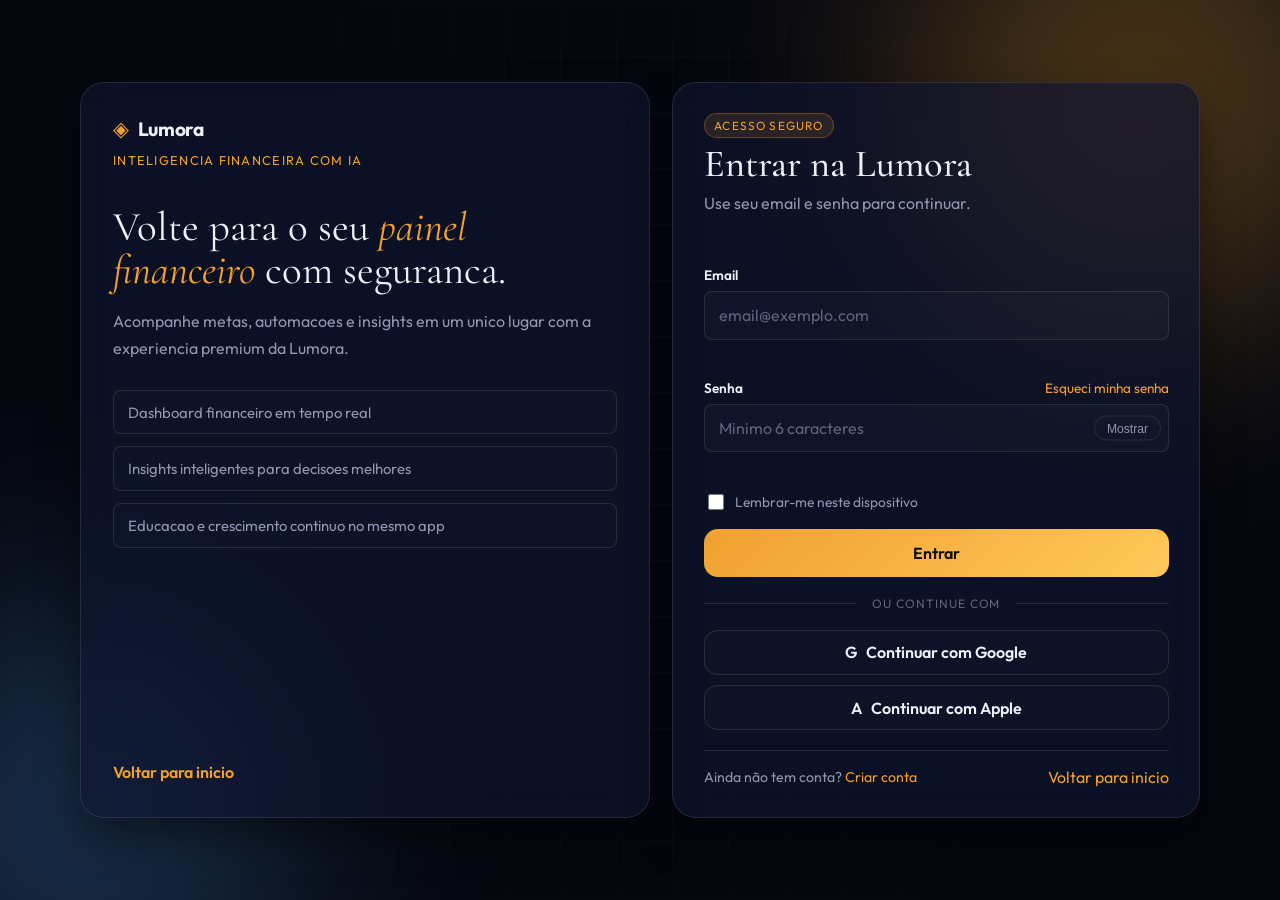
<file: html/login.html>
<!DOCTYPE html>
<html lang="pt-BR">
<head>
  <meta charset="UTF-8" />
  <meta name="viewport" content="width=device-width, initial-scale=1.0" />
  <title>Lumora | Login</title>
  <meta name="description" content="Acesse sua conta Lumora e gerencie suas financas com inteligencia artificial." />
  <link rel="preconnect" href="https://fonts.googleapis.com" />
  <link rel="preconnect" href="https://fonts.gstatic.com" crossorigin />
  <link href="https://fonts.googleapis.com/css2?family=Cormorant+Garamond:ital,wght@0,400;0,600;1,400&family=Outfit:wght@300;400;500;600;700&display=swap" rel="stylesheet" />
  <link rel="stylesheet" href="../css/login.css" />
</head>
<body>
  <main class="login-page">
    <div class="login-page__bg" aria-hidden="true">
      <div class="glow glow--gold"></div>
      <div class="glow glow--blue"></div>
      <div class="grid-overlay"></div>
    </div>

    <section class="login-shell" aria-label="Area de login da Lumora">
      <aside class="login-showcase">
        <a class="brand" href="./index.html" aria-label="Voltar para a pagina inicial">
          <span class="brand__mark">&#9672;</span>
          <span class="brand__text">Lumora</span>
        </a>
        <p class="brand__tag">Inteligencia financeira com IA</p>

        <h1>
          Volte para o seu
          <em>painel financeiro</em>
          com seguranca.
        </h1>
        <p class="showcase__copy">
          Acompanhe metas, automacoes e insights em um unico lugar com a experiencia premium da Lumora.
        </p>

        <ul class="showcase__list">
          <li>Dashboard financeiro em tempo real</li>
          <li>Insights inteligentes para decisoes melhores</li>
          <li>Educacao e crescimento continuo no mesmo app</li>
        </ul>

        <a class="showcase__back" href="./index.html">Voltar para inicio</a>
      </aside>

      <section class="login-card" aria-labelledby="login-title">
        <header class="login-card__header">
          <span class="login-card__eyebrow">Acesso seguro</span>
          <h2 id="login-title">Entrar na Lumora</h2>
          <p>Use seu email e senha para continuar.</p>
        </header>

        <div id="formMessage" class="form-message" role="status" aria-live="polite"></div>

        <form id="loginForm" class="login-form" novalidate>
          <div class="field">
            <label for="email">Email</label>
            <input id="email" name="email" type="email" autocomplete="email" placeholder="email@exemplo.com" required />
            <p id="emailError" class="field-error" aria-live="polite"></p>
          </div>

          <div class="field">
            <div class="field__label-row">
              <label for="password">Senha</label>
              <a href="./recuperar-senha.html" class="field__link">Esqueci minha senha</a>
            </div>
            <div class="password-wrap">
              <input id="password" name="password" type="password" autocomplete="current-password" placeholder="Minimo 6 caracteres" required minlength="6" />
              <button type="button" id="togglePassword" class="toggle-password" aria-label="Mostrar senha">Mostrar</button>
            </div>
            <p id="passwordError" class="field-error" aria-live="polite"></p>
          </div>

          <label class="remember">
            <input id="remember" name="remember" type="checkbox" />
            <span>Lembrar-me neste dispositivo</span>
          </label>

          <button id="submitButton" type="submit" class="btn btn--primary">
            <span class="btn__text">Entrar</span>
            <span class="btn__loader" aria-hidden="true"></span>
          </button>
        </form>

        <div class="divider" role="presentation">
          <span>ou continue com</span>
        </div>

        <div class="social">
          <button type="button" class="btn btn--social social-btn" data-social="Google">
            <span aria-hidden="true">G</span>
            <span>Continuar com Google</span>
          </button>
          <button type="button" class="btn btn--social social-btn" data-social="Apple">
            <span aria-hidden="true">A</span>
            <span>Continuar com Apple</span>
          </button>
        </div>

        <footer class="login-card__footer">
          <p>
            Ainda não tem conta?
            <a href="./cadastro.html">Criar conta</a>
          </p>
          <a href="./index.html" class="footer-link">Voltar para inicio</a>
        </footer>
      </section>
    </section>
  </main>

  <script src="../js/login.js"></script>
</body>
</html>
</file>
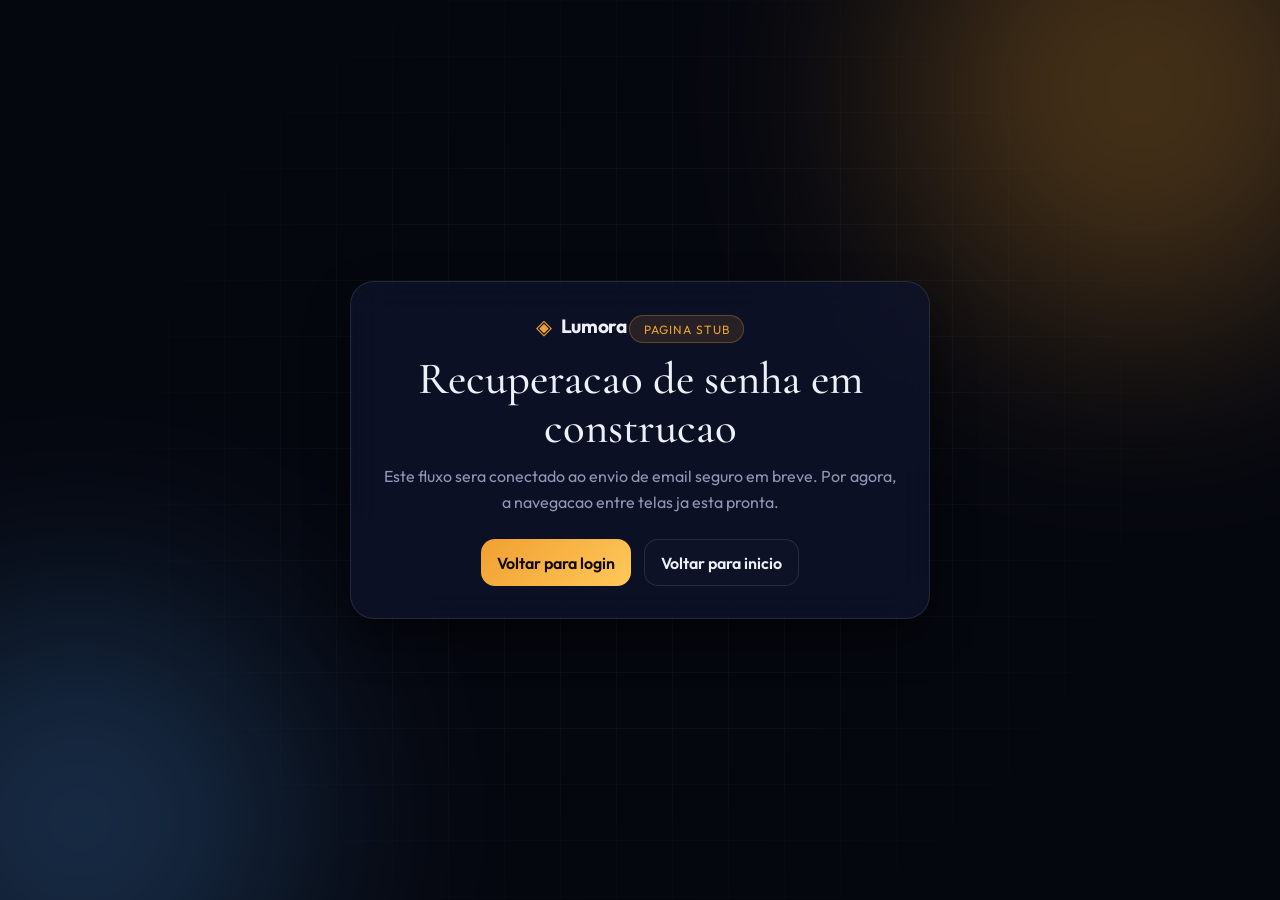
<file: html/recuperar-senha.html>
<!DOCTYPE html>
<html lang="pt-BR">
<head>
  <meta charset="UTF-8" />
  <meta name="viewport" content="width=device-width, initial-scale=1.0" />
  <title>Lumora | Recuperar Senha</title>
  <meta name="description" content="Recupere o acesso da sua conta Lumora com seguranca." />
  <link rel="preconnect" href="https://fonts.googleapis.com" />
  <link rel="preconnect" href="https://fonts.gstatic.com" crossorigin />
  <link href="https://fonts.googleapis.com/css2?family=Cormorant+Garamond:ital,wght@0,400;0,600;1,400&family=Outfit:wght@300;400;500;600;700&display=swap" rel="stylesheet" />
  <link rel="stylesheet" href="../css/login.css" />
</head>
<body>
  <main class="stub-page">
    <div class="stub-page__bg" aria-hidden="true">
      <div class="glow glow--gold"></div>
      <div class="glow glow--blue"></div>
      <div class="grid-overlay"></div>
    </div>

    <section class="stub-card" aria-labelledby="recuperar-title">
      <a class="brand" href="./index.html" aria-label="Voltar para a pagina inicial">
        <span class="brand__mark">&#9672;</span>
        <span class="brand__text">Lumora</span>
      </a>
      <span class="stub-chip">Pagina stub</span>
      <h1 id="recuperar-title">Recuperacao de senha em construcao</h1>
      <p>
        Este fluxo sera conectado ao envio de email seguro em breve.
        Por agora, a navegacao entre telas ja esta pronta.
      </p>
      <div class="stub-actions">
        <a class="btn btn--primary" href="./login.html">Voltar para login</a>
        <a class="btn btn--ghost" href="./index.html">Voltar para inicio</a>
      </div>
    </section>
  </main>
</body>
</html>
</file>
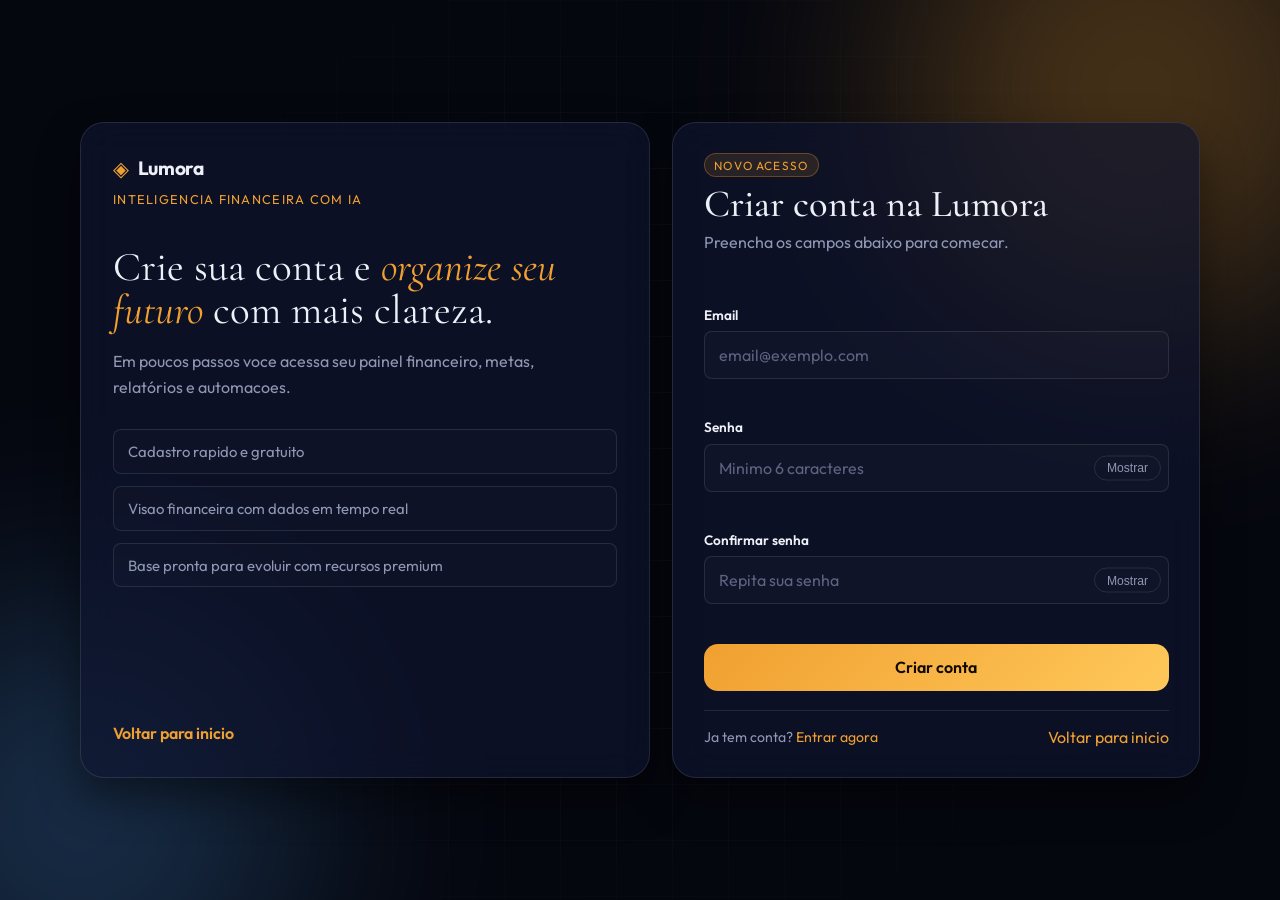
<file: templates/cadastro.html>
<!DOCTYPE html>
<html lang="pt-BR">
<head>
  <meta charset="UTF-8" />
  <meta name="viewport" content="width=device-width, initial-scale=1.0" />
  <title>Lumora | Cadastro</title>
  <meta name="description" content="Crie sua conta na Lumora para comecar sua jornada financeira com IA." />
  <link rel="preconnect" href="https://fonts.googleapis.com" />
  <link rel="preconnect" href="https://fonts.gstatic.com" crossorigin />
  <link href="https://fonts.googleapis.com/css2?family=Cormorant+Garamond:ital,wght@0,400;0,600;1,400&family=Outfit:wght@300;400;500;600;700&display=swap" rel="stylesheet" />
  <link rel="stylesheet" href="/css/cadastro.css" />
</head>
<body>
  <main class="signup-page">
    <div class="signup-page__bg" aria-hidden="true">
      <div class="glow glow--gold"></div>
      <div class="glow glow--blue"></div>
      <div class="grid-overlay"></div>
    </div>

    <section class="signup-shell" aria-label="Area de cadastro da Lumora">
      <aside class="signup-showcase">
        <a class="brand" href="/" aria-label="Voltar para a pagina inicial">
          <span class="brand__mark">&#9672;</span>
          <span class="brand__text">Lumora</span>
        </a>
        <p class="brand__tag">Inteligencia financeira com IA</p>

        <h1>
          Crie sua conta e
          <em>organize seu futuro</em>
          com mais clareza.
        </h1>
        <p class="showcase__copy">
          Em poucos passos voce acessa seu painel financeiro, metas, relatórios e automacoes.
        </p>

        <ul class="showcase__list">
          <li>Cadastro rapido e gratuito</li>
          <li>Visao financeira com dados em tempo real</li>
          <li>Base pronta para evoluir com recursos premium</li>
        </ul>

        <a class="showcase__back" href="/">Voltar para inicio</a>
      </aside>

      <section class="signup-card" aria-labelledby="signup-title">
        <header class="signup-card__header">
          <span class="signup-card__eyebrow">Novo acesso</span>
          <h2 id="signup-title">Criar conta na Lumora</h2>
          <p>Preencha os campos abaixo para comecar.</p>
        </header>

        <div id="formMessage" class="form-message" role="status" aria-live="polite"></div>

        <form id="signupForm" class="signup-form" method="post" action="/registrar" novalidate>
          <div class="field">
            <label for="email">Email</label>
            <input id="email" name="email" type="email" autocomplete="email" placeholder="email@exemplo.com" required />
            <p id="emailError" class="field-error" aria-live="polite"></p>
          </div>

          <div class="field">
            <label for="password">Senha</label>
            <div class="password-wrap">
              <input id="password" name="password" type="password" autocomplete="new-password" placeholder="Minimo 6 caracteres" required minlength="6" />
              <button type="button" id="togglePassword" class="toggle-password" aria-label="Mostrar senha">Mostrar</button>
            </div>
            <p id="passwordError" class="field-error" aria-live="polite"></p>
          </div>

          <div class="field">
            <label for="confirmarSenha">Confirmar senha</label>
            <div class="password-wrap">
              <input id="confirmarSenha" name="confirmarSenha" type="password" autocomplete="new-password" placeholder="Repita sua senha" required minlength="6" />
              <button type="button" id="toggleConfirmPassword" class="toggle-password" aria-label="Mostrar confirmacao de senha">Mostrar</button>
            </div>
            <p id="confirmPasswordError" class="field-error" aria-live="polite"></p>
          </div>

          <button id="submitButton" type="submit" class="btn btn--primary">
            <span class="btn__text">Criar conta</span>
            <span class="btn__loader" aria-hidden="true"></span>
          </button>
        </form>

        <footer class="signup-card__footer">
          <p>
            Ja tem conta?
            <a href="/login">Entrar agora</a>
          </p>
          <a href="/" class="footer-link">Voltar para inicio</a>
        </footer>
      </section>
    </section>
  </main>

  <script src="/js/cadastro.js"></script>
</body>
</html>
</file>
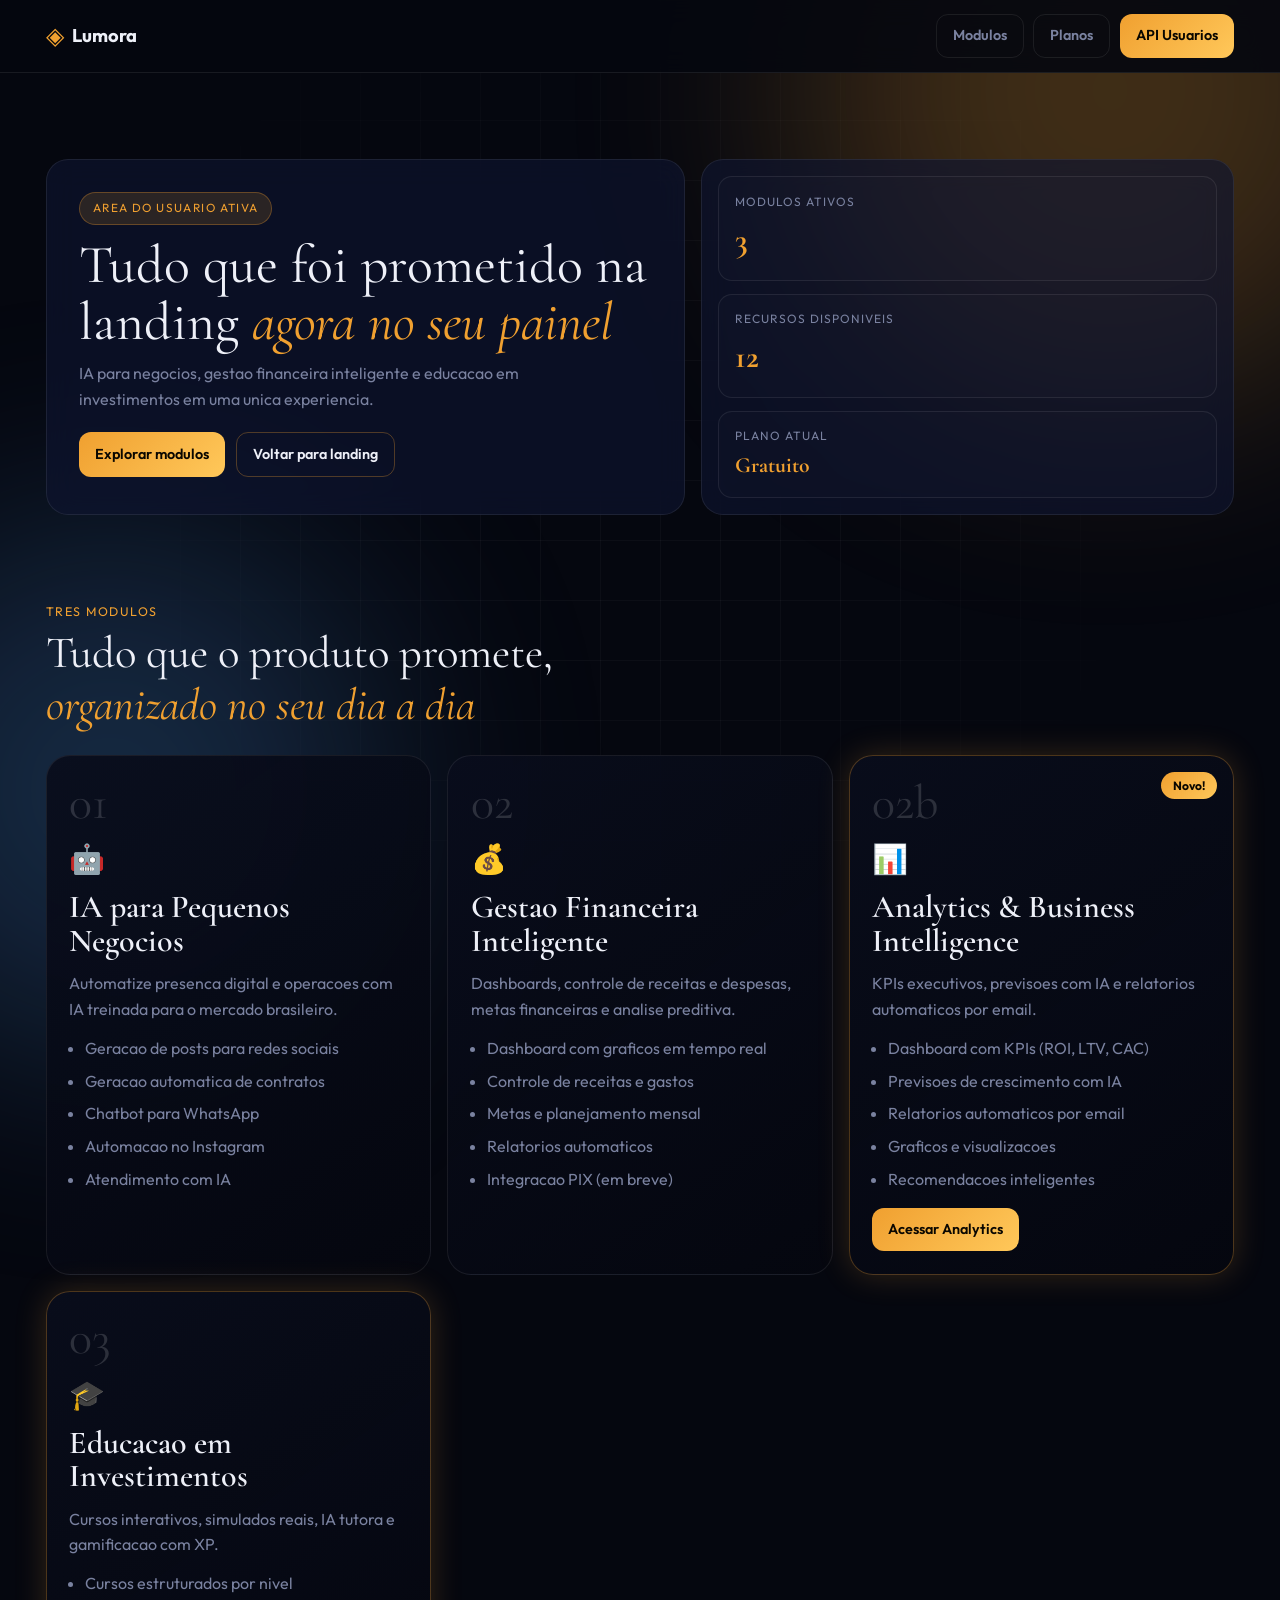
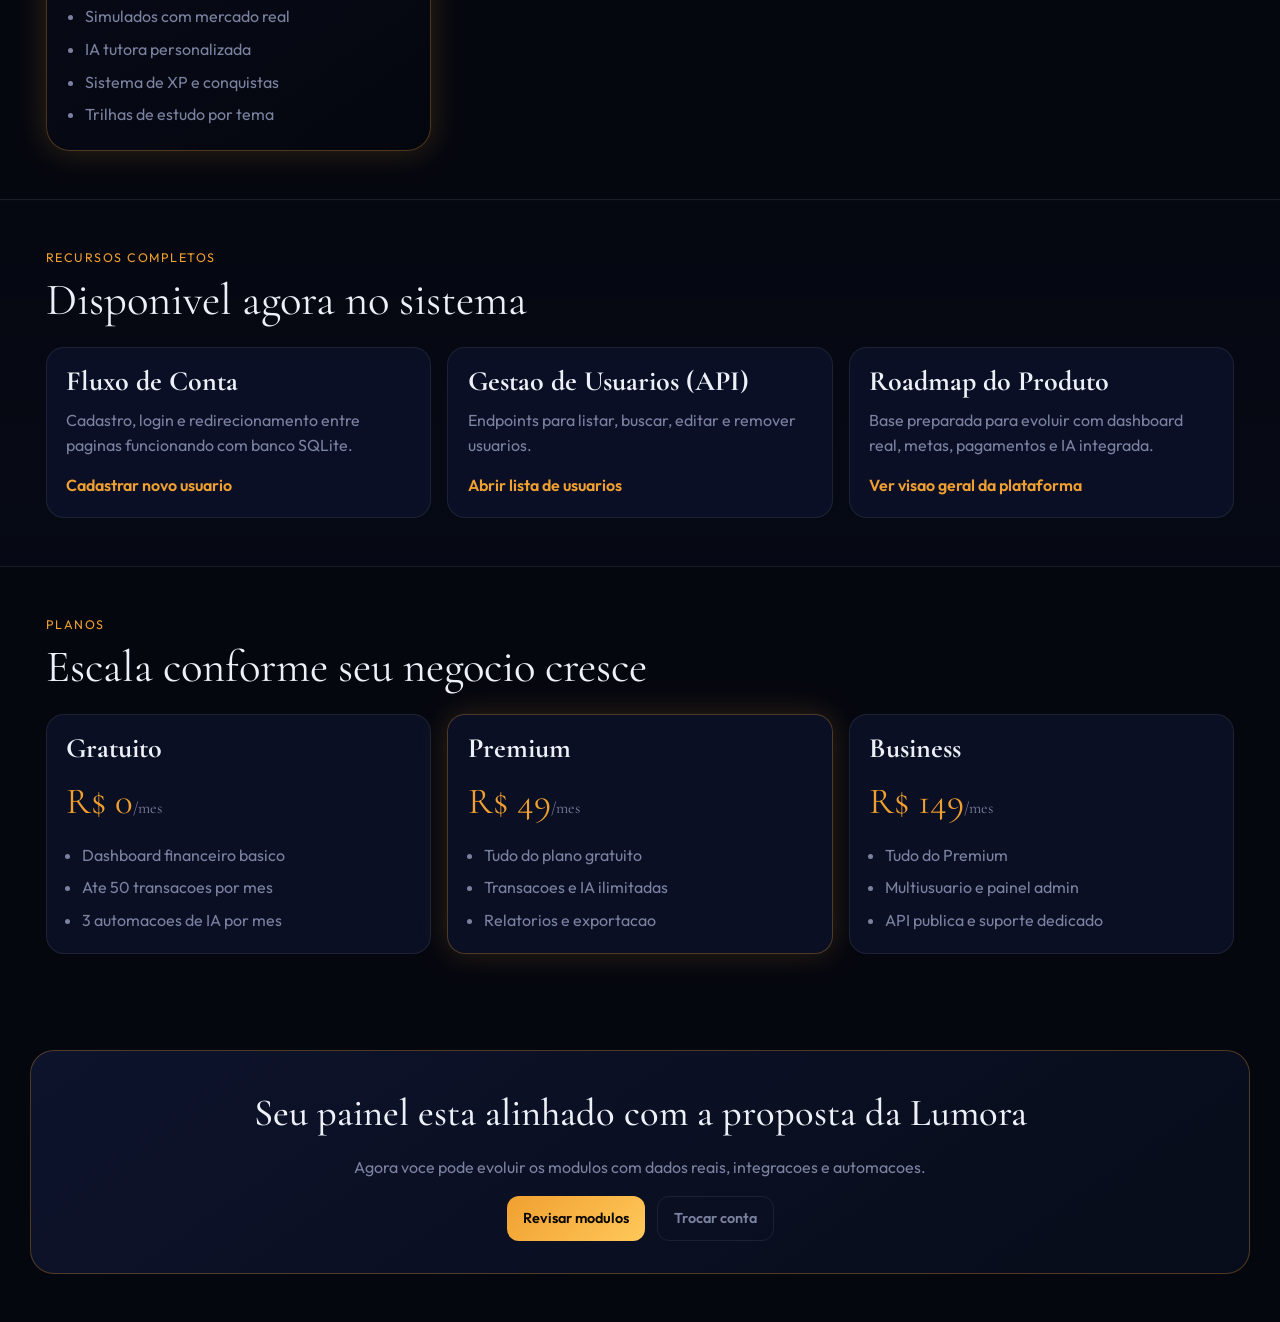
<file: templates/home.html>
<!DOCTYPE html>
<html lang="pt-BR">
<head>
  <meta charset="UTF-8" />
  <meta name="viewport" content="width=device-width, initial-scale=1.0" />
  <title>Lumora | Home do Usuario</title>
  <meta name="description" content="Painel completo da Lumora com IA, gestao financeira e educacao em investimentos." />
  <link rel="preconnect" href="https://fonts.googleapis.com" />
  <link rel="preconnect" href="https://fonts.gstatic.com" crossorigin />
  <link href="https://fonts.googleapis.com/css2?family=Cormorant+Garamond:ital,wght@0,300;0,400;0,600;0,700;1,300;1,400&family=Outfit:wght@300;400;500;600;700&display=swap" rel="stylesheet" />
  <link rel="stylesheet" href="/css/home.css" />
</head>
<body>
  <div class="bg-layer" aria-hidden="true">
    <div class="glow glow--gold"></div>
    <div class="glow glow--blue"></div>
    <div class="grid-overlay"></div>
  </div>

  <nav class="nav">
    <div class="container nav__inner">
      <a href="/" class="nav__logo">
        <span class="logo-mark">&#9672;</span>
        <span class="logo-text">Lumora</span>
      </a>
      <div class="nav__actions">
        <a href="#modulos" class="btn btn--ghost">Modulos</a>
        <a href="#planos" class="btn btn--ghost">Planos</a>
        <a href="/api/usuarios" class="btn btn--gold">API Usuarios</a>
      </div>
    </div>
  </nav>

  <main>
    <section class="hero">
      <div class="container hero__grid">
        <div class="hero__content">
          <span class="hero__tag">Area do usuario ativa</span>
          <h1>
            Tudo que foi prometido na landing
            <em>agora no seu painel</em>
          </h1>
          <p>
            IA para negocios, gestao financeira inteligente e educacao em investimentos em uma unica experiencia.
          </p>
          <div class="hero__cta">
            <a href="#modulos" class="btn btn--gold">Explorar modulos</a>
            <a href="/" class="btn btn--outline">Voltar para landing</a>
          </div>
        </div>
        <div class="hero__stats">
          <article class="stat-card">
            <span class="stat-card__label">Modulos ativos</span>
            <strong class="stat-card__value" data-target="3">0</strong>
          </article>
          <article class="stat-card">
            <span class="stat-card__label">Recursos disponiveis</span>
            <strong class="stat-card__value" data-target="12">0</strong>
          </article>
          <article class="stat-card">
            <span class="stat-card__label">Plano atual</span>
            <strong class="stat-card__value stat-card__value--text">Gratuito</strong>
          </article>
        </div>
      </div>
    </section>

    <section id="modulos" class="section">
      <div class="container">
        <p class="section-label">Tres modulos</p>
        <h2 class="section-title">Tudo que o produto promete,<br /><em>organizado no seu dia a dia</em></h2>
        <div class="modules-grid">
          <article class="module-card">
            <span class="module-card__num">01</span>
            <span class="module-card__icon">🤖</span>
            <h3>IA para Pequenos Negocios</h3>
            <p>Automatize presenca digital e operacoes com IA treinada para o mercado brasileiro.</p>
            <ul>
              <li>Geracao de posts para redes sociais</li>
              <li>Geracao automatica de contratos</li>
              <li>Chatbot para WhatsApp</li>
              <li>Automacao no Instagram</li>
              <li>Atendimento com IA</li>
            </ul>
          </article>

          <article class="module-card">
            <span class="module-card__num">02</span>
            <span class="module-card__icon">💰</span>
            <h3>Gestao Financeira Inteligente</h3>
            <p>Dashboards, controle de receitas e despesas, metas financeiras e analise preditiva.</p>
            <ul>
              <li>Dashboard com graficos em tempo real</li>
              <li>Controle de receitas e gastos</li>
              <li>Metas e planejamento mensal</li>
              <li>Relatorios automaticos</li>
              <li>Integracao PIX (em breve)</li>
            </ul>
          </article>

          <article class="module-card module-card--featured">
            <span class="module-card__badge">Novo!</span>
            <span class="module-card__num">02b</span>
            <span class="module-card__icon">📊</span>
            <h3>Analytics & Business Intelligence</h3>
            <p>KPIs executivos, previsoes com IA e relatorios automaticos por email.</p>
            <ul>
              <li>Dashboard com KPIs (ROI, LTV, CAC)</li>
              <li>Previsoes de crescimento com IA</li>
              <li>Relatorios automaticos por email</li>
              <li>Graficos e visualizacoes</li>
              <li>Recomendacoes inteligentes</li>
            </ul>
            <a href="/templates/analytics.html" class="btn btn--gold" style="margin-top: 1rem; display: inline-block;">Acessar Analytics</a>
          </article>

          <article class="module-card module-card--featured">
            <span class="module-card__num">03</span>
            <span class="module-card__icon">🎓</span>
            <h3>Educacao em Investimentos</h3>
            <p>Cursos interativos, simulados reais, IA tutora e gamificacao com XP.</p>
            <ul>
              <li>Cursos estruturados por nivel</li>
              <li>Simulados com mercado real</li>
              <li>IA tutora personalizada</li>
              <li>Sistema de XP e conquistas</li>
              <li>Trilhas de estudo por tema</li>
            </ul>
          </article>
        </div>
      </div>
    </section>

    <section class="section section--alt">
      <div class="container">
        <p class="section-label">Recursos completos</p>
        <h2 class="section-title">Disponivel agora no sistema</h2>
        <div class="features-grid">
          <article class="feature-box">
            <h3>Fluxo de Conta</h3>
            <p>Cadastro, login e redirecionamento entre paginas funcionando com banco SQLite.</p>
            <a href="/templates/cadastro.html">Cadastrar novo usuario</a>
          </article>
          <article class="feature-box">
            <h3>Gestao de Usuarios (API)</h3>
            <p>Endpoints para listar, buscar, editar e remover usuarios.</p>
            <a href="/api/usuarios">Abrir lista de usuarios</a>
          </article>
          <article class="feature-box">
            <h3>Roadmap do Produto</h3>
            <p>Base preparada para evoluir com dashboard real, metas, pagamentos e IA integrada.</p>
            <a href="/templates/index.html">Ver visao geral da plataforma</a>
          </article>
        </div>
      </div>
    </section>

    <section id="planos" class="section">
      <div class="container">
        <p class="section-label">Planos</p>
        <h2 class="section-title">Escala conforme seu negocio cresce</h2>
        <div class="plans-grid">
          <article class="plan-card">
            <h3>Gratuito</h3>
            <p class="price">R$ 0<span>/mes</span></p>
            <ul>
              <li>Dashboard financeiro basico</li>
              <li>Ate 50 transacoes por mes</li>
              <li>3 automacoes de IA por mes</li>
            </ul>
          </article>
          <article class="plan-card plan-card--premium">
            <h3>Premium</h3>
            <p class="price">R$ 49<span>/mes</span></p>
            <ul>
              <li>Tudo do plano gratuito</li>
              <li>Transacoes e IA ilimitadas</li>
              <li>Relatorios e exportacao</li>
            </ul>
          </article>
          <article class="plan-card">
            <h3>Business</h3>
            <p class="price">R$ 149<span>/mes</span></p>
            <ul>
              <li>Tudo do Premium</li>
              <li>Multiusuario e painel admin</li>
              <li>API publica e suporte dedicado</li>
            </ul>
          </article>
        </div>
      </div>
    </section>

    <section class="section cta">
      <div class="container cta__box">
        <h2>Seu painel esta alinhado com a proposta da Lumora</h2>
        <p>Agora voce pode evoluir os modulos com dados reais, integracoes e automacoes.</p>
        <div class="cta__actions">
          <a href="#modulos" class="btn btn--gold">Revisar modulos</a>
          <a href="/templates/login.html" class="btn btn--ghost">Trocar conta</a>
        </div>
      </div>
    </section>
  </main>

  <script src="/js/home.js"></script>
</body>
</html>
</file>
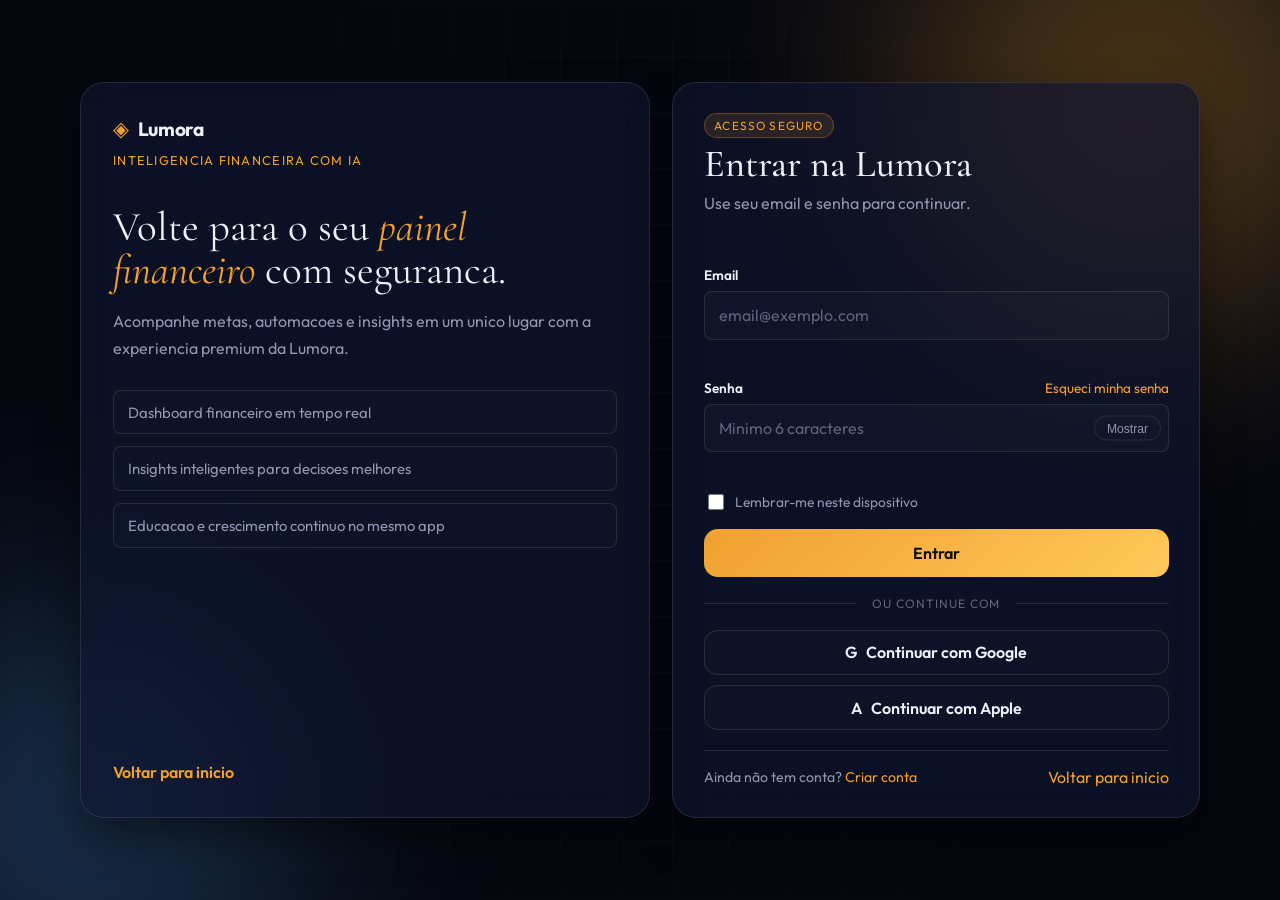
<file: templates/login.html>
<!DOCTYPE html>
<html lang="pt-BR">
<head>
  <meta charset="UTF-8" />
  <meta name="viewport" content="width=device-width, initial-scale=1.0" />
  <title>Lumora | Login</title>
  <meta name="description" content="Acesse sua conta Lumora e gerencie suas financas com inteligencia artificial." />
  <link rel="preconnect" href="https://fonts.googleapis.com" />
  <link rel="preconnect" href="https://fonts.gstatic.com" crossorigin />
  <link href="https://fonts.googleapis.com/css2?family=Cormorant+Garamond:ital,wght@0,400;0,600;1,400&family=Outfit:wght@300;400;500;600;700&display=swap" rel="stylesheet" />
  <link rel="stylesheet" href="/css/login.css" />
</head>
<body>
  <main class="login-page">
    <div class="login-page__bg" aria-hidden="true">
      <div class="glow glow--gold"></div>
      <div class="glow glow--blue"></div>
      <div class="grid-overlay"></div>
    </div>

    <section class="login-shell" aria-label="Area de login da Lumora">
      <aside class="login-showcase">
        <a class="brand" href="/" aria-label="Voltar para a pagina inicial">
          <span class="brand__mark">&#9672;</span>
          <span class="brand__text">Lumora</span>
        </a>
        <p class="brand__tag">Inteligencia financeira com IA</p>

        <h1>
          Volte para o seu
          <em>painel financeiro</em>
          com seguranca.
        </h1>
        <p class="showcase__copy">
          Acompanhe metas, automacoes e insights em um unico lugar com a experiencia premium da Lumora.
        </p>

        <ul class="showcase__list">
          <li>Dashboard financeiro em tempo real</li>
          <li>Insights inteligentes para decisoes melhores</li>
          <li>Educacao e crescimento continuo no mesmo app</li>
        </ul>

        <a class="showcase__back" href="/">Voltar para inicio</a>
      </aside>

      <section class="login-card" aria-labelledby="login-title">
        <header class="login-card__header">
          <span class="login-card__eyebrow">Acesso seguro</span>
          <h2 id="login-title">Entrar na Lumora</h2>
          <p>Use seu email e senha para continuar.</p>
        </header>

        <div id="formMessage" class="form-message" role="status" aria-live="polite"></div>

        <form id="loginForm" class="login-form" method="post" action="/login" novalidate>
          <div class="field">
            <label for="email">Email</label>
            <input id="email" name="email" type="email" autocomplete="email" placeholder="email@exemplo.com" required />
            <p id="emailError" class="field-error" aria-live="polite"></p>
          </div>

          <div class="field">
            <div class="field__label-row">
              <label for="password">Senha</label>
              <a href="/recuperar-senha" class="field__link">Esqueci minha senha</a>
            </div>
            <div class="password-wrap">
              <input id="password" name="password" type="password" autocomplete="current-password" placeholder="Minimo 6 caracteres" required minlength="6" />
              <button type="button" id="togglePassword" class="toggle-password" aria-label="Mostrar senha">Mostrar</button>
            </div>
            <p id="passwordError" class="field-error" aria-live="polite"></p>
          </div>

          <label class="remember">
            <input id="remember" name="remember" type="checkbox" />
            <span>Lembrar-me neste dispositivo</span>
          </label>

          <button id="submitButton" type="submit" class="btn btn--primary">
            <span class="btn__text">Entrar</span>
            <span class="btn__loader" aria-hidden="true"></span>
          </button>
        </form>

        <div class="divider" role="presentation">
          <span>ou continue com</span>
        </div>

        <div class="social">
          <button type="button" class="btn btn--social social-btn" data-social="Google">
            <span aria-hidden="true">G</span>
            <span>Continuar com Google</span>
          </button>
          <button type="button" class="btn btn--social social-btn" data-social="Apple">
            <span aria-hidden="true">A</span>
            <span>Continuar com Apple</span>
          </button>
        </div>

        <footer class="login-card__footer">
          <p>
            Ainda não tem conta?
            <a href="/cadastro">Criar conta</a>
          </p>
          <a href="/" class="footer-link">Voltar para inicio</a>
        </footer>
      </section>
    </section>
  </main>

  <script src="/js/login.js"></script>
</body>
</html>
</file>
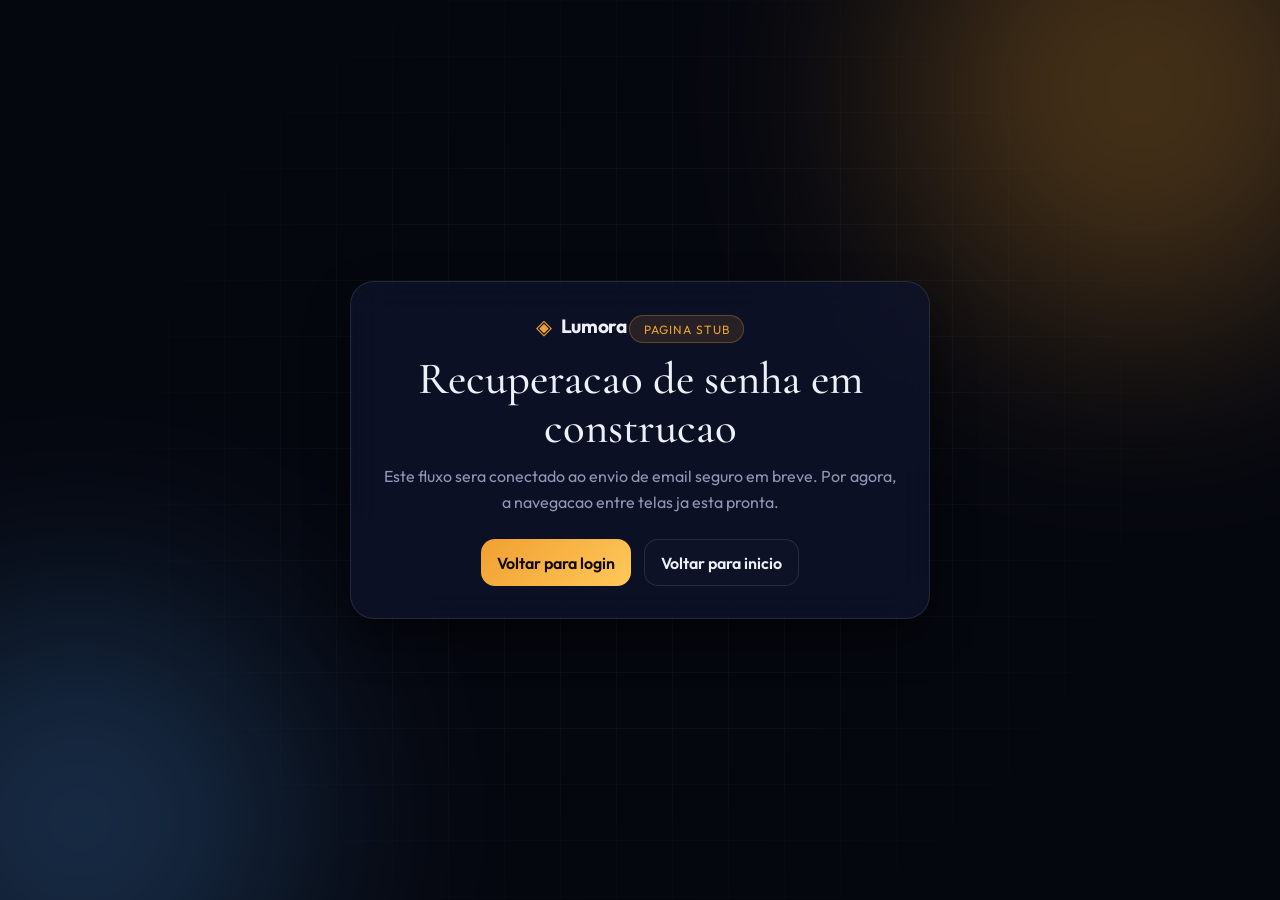
<file: templates/recuperar-senha.html>
<!DOCTYPE html>
<html lang="pt-BR">
<head>
  <meta charset="UTF-8" />
  <meta name="viewport" content="width=device-width, initial-scale=1.0" />
  <title>Lumora | Recuperar Senha</title>
  <meta name="description" content="Recupere o acesso da sua conta Lumora com seguranca." />
  <link rel="preconnect" href="https://fonts.googleapis.com" />
  <link rel="preconnect" href="https://fonts.gstatic.com" crossorigin />
  <link href="https://fonts.googleapis.com/css2?family=Cormorant+Garamond:ital,wght@0,400;0,600;1,400&family=Outfit:wght@300;400;500;600;700&display=swap" rel="stylesheet" />
  <link rel="stylesheet" href="/css/login.css" />
</head>
<body>
  <main class="stub-page">
    <div class="stub-page__bg" aria-hidden="true">
      <div class="glow glow--gold"></div>
      <div class="glow glow--blue"></div>
      <div class="grid-overlay"></div>
    </div>

    <section class="stub-card" aria-labelledby="recuperar-title">
      <a class="brand" href="http://127.0.0.1:5000/" aria-label="Voltar para a pagina inicial">
        <span class="brand__mark">&#9672;</span>
        <span class="brand__text">Lumora</span>
      </a>
      <span class="stub-chip">Pagina stub</span>
      <h1 id="recuperar-title">Recuperacao de senha em construcao</h1>
      <p>
        Este fluxo sera conectado ao envio de email seguro em breve.
        Por agora, a navegacao entre telas ja esta pronta.
      </p>
      <div class="stub-actions">
        <a class="btn btn--primary" href="http://127.0.0.1:5000/login">Voltar para login</a>
        <a class="btn btn--ghost" href="http://127.0.0.1:5000/">Voltar para inicio</a>
      </div>
    </section>
  </main>
</body>
</html>
</file>
<file: css/styles.css>
/* ============================================================
   LUMORA — CSS Principal
   Tema: Luxo Escuro / Editorial Financeiro
   Cores: Obsidiana + Ouro + Azul Elétrico
   ============================================================ */

/* ─── RESET & TOKENS ─────────────────────────────────────── */
*, *::before, *::after {
  margin: 0;
  padding: 0;
  box-sizing: border-box;
}

:root {
  /* Cores */
  --bg-0: #05070f;
  --bg-1: #090d1c;
  --bg-2: #0f1530;
  --bg-glass: rgba(15, 21, 48, 0.6);
  --gold: #f0a030;
  --gold-light: #ffc85a;
  --gold-dim: rgba(240, 160, 48, 0.15);
  --blue: #4a90d9;
  --blue-dim: rgba(74, 144, 217, 0.15);
  --text: #eef0f8;
  --text-muted: #7a82a0;
  --text-dim: #4a5070;
  --border: rgba(255, 255, 255, 0.08);
  --border-gold: rgba(240, 160, 48, 0.3);
  --green: #34d17a;
  --red: #f05a4a;

  /* Tipografia */
  --font-display: 'Cormorant Garamond', Georgia, serif;
  --font-body: 'Outfit', system-ui, sans-serif;

  /* Espaçamento */
  --space-xs: 0.5rem;
  --space-sm: 1rem;
  --space-md: 1.5rem;
  --space-lg: 2.5rem;
  --space-xl: 4rem;
  --space-2xl: 7rem;

  /* Bordas */
  --radius-sm: 6px;
  --radius-md: 12px;
  --radius-lg: 20px;
  --radius-xl: 32px;

  /* Sombras */
  --shadow-gold: 0 0 40px rgba(240, 160, 48, 0.2);
  --shadow-card: 0 8px 40px rgba(0, 0, 0, 0.4);
}

html {
  scroll-behavior: smooth;
  -webkit-font-smoothing: antialiased;
}

body {
  background: var(--bg-0);
  color: var(--text);
  font-family: var(--font-body);
  font-size: 1rem;
  line-height: 1.6;
  overflow-x: hidden;
}

/* ─── UTILITIES ───────────────────────────────────────────── */
.container {
  max-width: 1200px;
  margin: 0 auto;
  padding: 0 var(--space-md);
}

.section-label {
  display: inline-block;
  font-family: var(--font-body);
  font-size: 0.75rem;
  font-weight: 600;
  letter-spacing: 0.2em;
  text-transform: uppercase;
  color: var(--gold);
  border: 1px solid var(--border-gold);
  background: var(--gold-dim);
  padding: 0.4em 1em;
  border-radius: 999px;
  margin-bottom: var(--space-sm);
}

.section-title {
  font-family: var(--font-display);
  font-size: clamp(2rem, 4vw, 3.2rem);
  font-weight: 400;
  line-height: 1.15;
  color: var(--text);
  margin-bottom: var(--space-md);
}

.section-title em {
  font-style: italic;
  color: var(--gold);
}

/* ─── BUTTONS ─────────────────────────────────────────────── */
.btn {
  display: inline-flex;
  align-items: center;
  gap: 0.5em;
  font-family: var(--font-body);
  font-weight: 600;
  font-size: 0.875rem;
  letter-spacing: 0.03em;
  padding: 0.7em 1.6em;
  border-radius: var(--radius-md);
  text-decoration: none;
  cursor: pointer;
  border: none;
  transition: all 0.25s ease;
}

.btn--gold {
  background: linear-gradient(135deg, var(--gold), var(--gold-light));
  color: #0a0700;
}

.btn--gold:hover {
  transform: translateY(-2px);
  box-shadow: 0 6px 24px rgba(240, 160, 48, 0.5);
}

.btn--ghost {
  background: transparent;
  color: var(--text-muted);
  border: 1px solid var(--border);
}

.btn--ghost:hover {
  color: var(--text);
  border-color: rgba(255,255,255,0.2);
  background: rgba(255,255,255,0.04);
}

.btn--outline {
  background: transparent;
  color: var(--text);
  border: 1px solid var(--border-gold);
}

.btn--outline:hover {
  background: var(--gold-dim);
  border-color: var(--gold);
}

.btn--lg {
  font-size: 1rem;
  padding: 0.85em 2em;
}

.btn--full {
  width: 100%;
  justify-content: center;
  margin-top: var(--space-md);
}

/* ─── NAV ─────────────────────────────────────────────────── */
.nav {
  position: fixed;
  top: 0;
  left: 0;
  right: 0;
  z-index: 1000;
  padding: 1.2rem var(--space-md);
  background: rgba(5, 7, 15, 0.85);
  backdrop-filter: blur(20px);
  -webkit-backdrop-filter: blur(20px);
  border-bottom: 1px solid transparent;
  transition: border-color 0.3s, background 0.3s;
}
 
.nav.scrolled {
  background: rgba(5, 7, 15, 0.96);
  border-bottom-color: var(--border);
}
 
.nav__inner {
  max-width: 1200px;
  margin: 0 auto;
  display: flex;
  align-items: center;
  gap: var(--space-md);
}
 
.nav__logo {
  display: flex;
  align-items: center;
  gap: 0.5em;
  text-decoration: none;
  color: var(--text);
  font-weight: 700;
  font-size: 1.15rem;
  letter-spacing: -0.02em;
}
 
.logo-mark {
  color: var(--gold);
  font-size: 1.3em;
  line-height: 1;
}
 
.nav__links {
  display: flex;
  list-style: none;
  gap: var(--space-md);
  margin-left: auto;
}
 
.nav__links a {
  color: var(--text-muted);
  text-decoration: none;
  font-size: 0.875rem;
  transition: color 0.2s;
}
 
.nav__links a:hover {
  color: var(--text);
}
 
.nav__actions {
  display: flex;
  gap: 0.5rem;
  margin-left: var(--space-sm);
}
 
.nav__hamburger {
  display: none;
  flex-direction: column;
  gap: 5px;
  background: none;
  border: none;
  cursor: pointer;
  padding: 4px;
  margin-left: auto;
}
 
.nav__hamburger span {
  width: 24px;
  height: 2px;
  background: var(--text);
  border-radius: 2px;
  transition: all 0.3s;
}

/* ─── HERO ────────────────────────────────────────────────── */
.hero {
  position: relative;
  min-height: 100vh;
  display: grid;
  grid-template-columns: 1fr 1fr;
  align-items: center;
  gap: var(--space-lg);
  padding: 8rem var(--space-md) 5rem;
  max-width: 1300px;
  margin: 0 auto;
  overflow: hidden;
}

.hero__bg {
  position: fixed;
  inset: 0;
  z-index: -1;
  pointer-events: none;
}

#starfield {
  position: absolute;
  inset: 0;
  width: 100%;
  height: 100%;
}

.hero__glow {
  position: absolute;
  border-radius: 50%;
  filter: blur(120px);
  opacity: 0.25;
}

.hero__glow--1 {
  width: 600px;
  height: 600px;
  background: var(--gold);
  top: -200px;
  right: -100px;
}

.hero__glow--2 {
  width: 500px;
  height: 500px;
  background: var(--blue);
  bottom: -100px;
  left: -100px;
}

.grid-overlay {
  position: absolute;
  inset: 0;
  background-image:
    linear-gradient(rgba(255,255,255,0.03) 1px, transparent 1px),
    linear-gradient(90deg, rgba(255,255,255,0.03) 1px, transparent 1px);
  background-size: 60px 60px;
  mask-image: radial-gradient(ellipse at center, black 30%, transparent 70%);
}

.hero__content {
  display: flex;
  flex-direction: column;
  align-items: flex-start;
  gap: var(--space-md);
  animation: fadeUp 0.8s ease both;
}

@keyframes fadeUp {
  from { opacity: 0; transform: translateY(30px); }
  to   { opacity: 1; transform: translateY(0); }
}

.hero__badge {
  display: flex;
  align-items: center;
  gap: 0.5em;
  font-size: 0.8rem;
  font-weight: 500;
  color: var(--gold);
  background: var(--gold-dim);
  border: 1px solid var(--border-gold);
  padding: 0.4em 1em;
  border-radius: 999px;
}

.badge-dot {
  width: 6px;
  height: 6px;
  background: var(--gold);
  border-radius: 50%;
  animation: pulse 2s infinite;
}

@keyframes pulse {
  0%, 100% { opacity: 1; transform: scale(1); }
  50%       { opacity: 0.5; transform: scale(1.5); }
}

.hero__title {
  font-family: var(--font-display);
  font-size: clamp(2.5rem, 5vw, 4.2rem);
  font-weight: 300;
  line-height: 1.08;
  letter-spacing: -0.01em;
}

.hero__title em {
  font-style: italic;
  color: var(--gold);
}

.hero__title--accent {
  display: block;
  font-size: 0.8em;
  color: var(--text-muted);
  font-weight: 300;
}

.hero__sub {
  max-width: 480px;
  color: var(--text-muted);
  font-size: 1.05rem;
  line-height: 1.7;
}

.hero__cta {
  display: flex;
  gap: 1rem;
  flex-wrap: wrap;
}

.hero__stats {
  display: flex;
  gap: var(--space-md);
  align-items: center;
  padding-top: var(--space-sm);
  border-top: 1px solid var(--border);
  width: 100%;
}

.stat {
  display: flex;
  flex-direction: column;
  gap: 0.15em;
}

.stat__number {
  font-family: var(--font-display);
  font-size: 2rem;
  font-weight: 600;
  color: var(--gold);
  line-height: 1;
}

.stat__suffix {
  font-family: var(--font-display);
  font-size: 2rem;
  font-weight: 600;
  color: var(--gold);
  line-height: 1;
}

.stat__label {
  font-size: 0.75rem;
  color: var(--text-dim);
  letter-spacing: 0.05em;
  text-transform: uppercase;
}

.stat__divider {
  width: 1px;
  height: 40px;
  background: var(--border);
}

/* ─── HERO MOCKUP ─────────────────────────────────────────── */
.hero__mockup {
  position: relative;
  animation: fadeUp 0.8s 0.2s ease both;
}

.mockup-card {
  background: var(--bg-glass);
  backdrop-filter: blur(20px);
  border: 1px solid var(--border);
  border-radius: var(--radius-lg);
  box-shadow: var(--shadow-card);
}

.mockup-card--main {
  padding: var(--space-md);
  position: relative;
  z-index: 2;
}

.mockup-header {
  display: flex;
  align-items: center;
  gap: var(--space-sm);
  padding-bottom: var(--space-sm);
  border-bottom: 1px solid var(--border);
  margin-bottom: var(--space-sm);
}

.mockup-dots {
  display: flex;
  gap: 5px;
}

.mockup-dots span {
  width: 10px;
  height: 10px;
  border-radius: 50%;
  background: var(--border);
}

.mockup-dots span:nth-child(1) { background: #ff5f57; }
.mockup-dots span:nth-child(2) { background: #febc2e; }
.mockup-dots span:nth-child(3) { background: #28c840; }

.mockup-title {
  font-size: 0.8rem;
  color: var(--text-muted);
  font-weight: 500;
}

.mockup-balance {
  margin-bottom: var(--space-sm);
}

.mockup-label {
  display: block;
  font-size: 0.72rem;
  color: var(--text-dim);
  text-transform: uppercase;
  letter-spacing: 0.1em;
  margin-bottom: 0.25rem;
}

.mockup-value {
  display: block;
  font-family: var(--font-display);
  font-size: 2rem;
  font-weight: 600;
  color: var(--text);
  line-height: 1.1;
}

.mockup-change {
  font-size: 0.8rem;
  margin-top: 0.2rem;
}

.mockup-change.up { color: var(--green); }
.mockup-change.down { color: var(--red); }

.mockup-chart {
  margin: var(--space-sm) 0;
}

.chart-svg {
  width: 100%;
  height: 80px;
}

.chart-area { animation: chartDraw 2s ease both 0.5s; }
.chart-line {
  stroke-dasharray: 400;
  stroke-dashoffset: 400;
  animation: strokeDraw 1.5s ease both 0.5s;
}

@keyframes strokeDraw {
  to { stroke-dashoffset: 0; }
}

.mockup-pills {
  display: flex;
  gap: 0.5rem;
  flex-wrap: wrap;
  margin-bottom: var(--space-sm);
}

.pill {
  font-size: 0.7rem;
  font-weight: 500;
  padding: 0.3em 0.7em;
  border-radius: 999px;
  background: var(--bg-2);
  border: 1px solid var(--border);
}

.pill--green { border-color: rgba(52, 209, 122, 0.3); color: var(--green); }
.pill--red   { border-color: rgba(240, 90, 74, 0.3);  color: var(--red); }
.pill--blue  { border-color: rgba(74, 144, 217, 0.3); color: var(--blue); }

.mockup-ai {
  background: var(--bg-2);
  border: 1px solid var(--border-gold);
  border-radius: var(--radius-sm);
  padding: 0.75rem;
}

.ai-indicator {
  display: flex;
  align-items: center;
  gap: 0.4em;
  font-size: 0.7rem;
  color: var(--gold);
  font-weight: 500;
  margin-bottom: 0.4rem;
}

.ai-dot {
  width: 6px;
  height: 6px;
  background: var(--gold);
  border-radius: 50%;
  animation: pulse 1.5s infinite;
}

.ai-tip {
  font-size: 0.8rem;
  color: var(--text-muted);
  line-height: 1.4;
}

/* Floating cards */
.mockup-card--float {
  position: absolute;
  display: flex;
  align-items: center;
  gap: 0.6rem;
  padding: 0.75rem 1rem;
  font-size: 0.78rem;
  z-index: 3;
  min-width: 200px;
}

.mockup-card--float span:first-child {
  font-size: 1.3em;
}

.mockup-card--float strong {
  display: block;
  font-weight: 600;
  font-size: 0.82rem;
}

.mockup-card--float small {
  color: var(--text-muted);
  font-size: 0.72rem;
}


@keyframes floatUp {
  0%, 100% { transform: translateY(0); }
  50%       { transform: translateY(-8px); }
}

@keyframes scrollLine {
  0%   { transform: scaleY(0); transform-origin: top; opacity: 0; }
  50%  { transform: scaleY(1); transform-origin: top; opacity: 1; }
  100% { transform: scaleY(0); transform-origin: bottom; opacity: 0; }
}

/* ─── LOGOS / TECH BADGES ─────────────────────────────────── */
.logos {
  padding: var(--space-xl) 0;
  border-top: 1px solid var(--border);
  border-bottom: 1px solid var(--border);
  overflow: hidden;
}

.logos__label {
  text-align: center;
  font-size: 0.75rem;
  letter-spacing: 0.15em;
  text-transform: uppercase;
  color: var(--text-dim);
  margin-bottom: var(--space-md);
}

.logos__track {
  display: flex;
  gap: 1.5rem;
  animation: scroll 25s linear infinite;
  width: max-content;
}

@keyframes scroll {
  from { transform: translateX(0); }
  to   { transform: translateX(-50%); }
}

.logos__group {
  display: flex;
  gap: 1rem;
}

.tech-badge {
  display: inline-block;
  padding: 0.4em 1em;
  border: 1px solid var(--border);
  border-radius: var(--radius-sm);
  font-size: 0.8rem;
  font-weight: 500;
  color: var(--text-muted);
  background: var(--bg-1);
  white-space: nowrap;
  transition: border-color 0.2s;
}

.tech-badge:hover {
  border-color: var(--border-gold);
  color: var(--gold);
}

/* ─── PILLARS ─────────────────────────────────────────────── */
.pillars {
  padding: var(--space-2xl) 0;
  text-align: center;
}

.pillars .section-label,
.pillars .section-title {
  text-align: center;
}

.pillars__grid {
  display: grid;
  grid-template-columns: repeat(3, 1fr);
  gap: var(--space-md);
  margin-top: var(--space-xl);
}

.pillar {
  background: var(--bg-1);
  border: 1px solid var(--border);
  border-radius: var(--radius-lg);
  padding: var(--space-lg) var(--space-md);
  text-align: left;
  position: relative;
  transition: border-color 0.3s, transform 0.3s;
  overflow: hidden;
}

.pillar::before {
  content: '';
  position: absolute;
  inset: 0;
  background: linear-gradient(135deg, var(--gold-dim) 0%, transparent 50%);
  opacity: 0;
  transition: opacity 0.3s;
}

.pillar:hover {
  border-color: var(--border-gold);
  transform: translateY(-4px);
}

.pillar:hover::before { opacity: 1; }

.pillar--featured {
  border-color: var(--border-gold);
  background: linear-gradient(145deg, var(--bg-2), var(--bg-1));
  box-shadow: var(--shadow-gold);
}

.pillar__badge {
  position: absolute;
  top: var(--space-md);
  right: var(--space-md);
  font-size: 0.7rem;
  font-weight: 600;
  padding: 0.3em 0.8em;
  background: var(--gold);
  color: #0a0700;
  border-radius: 999px;
}

.pillar__number {
  font-family: var(--font-display);
  font-size: 3.5rem;
  font-weight: 700;
  color: var(--border);
  line-height: 1;
  margin-bottom: var(--space-sm);
}

.pillar__icon {
  font-size: 2rem;
  margin-bottom: var(--space-sm);
}

.pillar__title {
  font-family: var(--font-display);
  font-size: 1.5rem;
  font-weight: 600;
  margin-bottom: 0.75rem;
  color: var(--text);
}

.pillar__desc {
  font-size: 0.9rem;
  color: var(--text-muted);
  line-height: 1.6;
  margin-bottom: var(--space-md);
}

.pillar__features {
  list-style: none;
  display: flex;
  flex-direction: column;
  gap: 0.5rem;
  margin-bottom: var(--space-md);
}

.pillar__features li {
  display: flex;
  align-items: flex-start;
  gap: 0.5rem;
  font-size: 0.875rem;
  color: var(--text-muted);
}

.check {
  color: var(--gold);
  font-size: 0.7em;
  margin-top: 0.35em;
  flex-shrink: 0;
}

.pillar__cta {
  display: flex;
  align-items: center;
  gap: 0.4rem;
  font-size: 0.85rem;
  font-weight: 600;
  color: var(--gold);
  cursor: pointer;
  transition: gap 0.2s;
}

.pillar__cta:hover { gap: 0.7rem; }

/* ─── HOW IT WORKS ────────────────────────────────────────── */
.how {
  padding: var(--space-2xl) 0;
  text-align: center;
}

.steps {
  display: flex;
  align-items: center;
  justify-content: center;
  gap: var(--space-md);
  margin-top: var(--space-xl);
  flex-wrap: wrap;
}

.step {
  display: flex;
  flex-direction: column;
  align-items: center;
  gap: var(--space-sm);
  max-width: 240px;
}

.step__num {
  width: 60px;
  height: 60px;
  border-radius: 50%;
  border: 1px solid var(--border-gold);
  background: var(--gold-dim);
  display: flex;
  align-items: center;
  justify-content: center;
  font-family: var(--font-display);
  font-size: 1.5rem;
  font-weight: 600;
  color: var(--gold);
}

.step__content h4 {
  font-family: var(--font-display);
  font-size: 1.15rem;
  font-weight: 600;
  margin-bottom: 0.4rem;
}

.step__content p {
  font-size: 0.875rem;
  color: var(--text-muted);
  text-align: center;
  line-height: 1.6;
}

.step__arrow {
  font-size: 1.5rem;
  color: var(--gold-dim);
  margin-top: -20px;
}

/* ─── PRICING ─────────────────────────────────────────────── */
.pricing {
  padding: var(--space-2xl) 0;
  text-align: center;
}

.pricing__grid {
  display: grid;
  grid-template-columns: repeat(3, 1fr);
  gap: var(--space-md);
  margin-top: var(--space-xl);
}

.plan {
  background: var(--bg-1);
  border: 1px solid var(--border);
  border-radius: var(--radius-lg);
  padding: var(--space-lg) var(--space-md);
  text-align: left;
  position: relative;
  transition: border-color 0.3s;
}

.plan--premium {
  border-color: var(--border-gold);
  background: linear-gradient(145deg, var(--bg-2), var(--bg-1));
  box-shadow: var(--shadow-gold);
  transform: scale(1.03);
}

.plan__popular {
  position: absolute;
  top: -14px;
  left: 50%;
  transform: translateX(-50%);
  font-size: 0.75rem;
  font-weight: 700;
  padding: 0.3em 1.2em;
  background: linear-gradient(135deg, var(--gold), var(--gold-light));
  color: #0a0700;
  border-radius: 999px;
  white-space: nowrap;
}

.plan__name {
  font-size: 0.8rem;
  font-weight: 600;
  letter-spacing: 0.12em;
  text-transform: uppercase;
  color: var(--text-muted);
}

.plan__price {
  display: flex;
  align-items: baseline;
  gap: 0.15em;
  margin: 0.75rem 0 0.5rem;
}

.plan__currency {
  font-size: 1.1rem;
  color: var(--text-muted);
}

.plan__amount {
  font-family: var(--font-display);
  font-size: 3.5rem;
  font-weight: 700;
  line-height: 1;
  color: var(--text);
}

.plan--premium .plan__amount { color: var(--gold); }

.plan__period {
  font-size: 0.9rem;
  color: var(--text-muted);
}

.plan__desc {
  font-size: 0.85rem;
  color: var(--text-muted);
  line-height: 1.5;
  padding-bottom: var(--space-md);
  border-bottom: 1px solid var(--border);
  margin-bottom: var(--space-md);
}

.plan__features {
  list-style: none;
  display: flex;
  flex-direction: column;
  gap: 0.6rem;
}

.plan__features li {
  display: flex;
  gap: 0.6em;
  font-size: 0.875rem;
  color: var(--text-muted);
}

.plan__features li span {
  color: var(--green);
  font-weight: 700;
  flex-shrink: 0;
}

.plan__features li.disabled span { color: var(--text-dim); }
.plan__features li.disabled { color: var(--text-dim); }

/* ─── EDUCATION ───────────────────────────────────────────── */
.education {
  padding: var(--space-2xl) 0;
}

.education__grid {
  display: grid;
  grid-template-columns: 1fr 1fr;
  gap: var(--space-xl);
  align-items: center;
}

.education__desc {
  font-size: 1rem;
  color: var(--text-muted);
  line-height: 1.7;
  margin-bottom: var(--space-md);
}

.education__perks {
  display: flex;
  flex-direction: column;
  gap: var(--space-sm);
  margin-bottom: var(--space-lg);
}

.perk {
  display: flex;
  gap: var(--space-sm);
  align-items: flex-start;
}

.perk__icon {
  font-size: 1.5rem;
  flex-shrink: 0;
  margin-top: 0.1rem;
}

.perk strong {
  display: block;
  font-weight: 600;
  margin-bottom: 0.2rem;
  font-size: 0.95rem;
}

.perk p {
  font-size: 0.85rem;
  color: var(--text-muted);
}

/* Edu card */
.edu-card {
  background: var(--bg-1);
  border: 1px solid var(--border-gold);
  border-radius: var(--radius-lg);
  padding: var(--space-md);
  box-shadow: var(--shadow-gold);
}

.edu-card__header {
  display: flex;
  justify-content: space-between;
  align-items: center;
  margin-bottom: var(--space-sm);
}

.edu-badge {
  font-size: 0.75rem;
  font-weight: 600;
  padding: 0.3em 0.7em;
  background: var(--blue-dim);
  color: var(--blue);
  border-radius: 999px;
  border: 1px solid rgba(74,144,217,0.3);
}

.edu-level {
  font-size: 0.75rem;
  color: var(--text-muted);
}

.edu-progress {
  margin-bottom: var(--space-md);
  display: flex;
  align-items: center;
  gap: var(--space-sm);
}

.edu-progress__bar {
  flex: 1;
  height: 6px;
  background: var(--bg-2);
  border-radius: 3px;
  overflow: hidden;
}

.edu-progress__fill {
  height: 100%;
  background: linear-gradient(90deg, var(--gold), var(--gold-light));
  border-radius: 3px;
  animation: fillBar 1.5s ease both 0.5s;
  transform-origin: left;
}

@keyframes fillBar {
  from { width: 0 !important; }
}

.edu-progress span {
  font-size: 0.8rem;
  color: var(--gold);
  font-weight: 600;
  white-space: nowrap;
}

.edu-modules {
  display: flex;
  flex-direction: column;
  gap: 0.5rem;
  margin-bottom: var(--space-sm);
}

.edu-module {
  font-size: 0.85rem;
  color: var(--text-muted);
  padding: 0.5rem 0.75rem;
  border-radius: var(--radius-sm);
  background: var(--bg-2);
  border: 1px solid var(--border);
}

.edu-module--done { color: var(--green); background: rgba(52,209,122,0.06); border-color: rgba(52,209,122,0.2); }
.edu-module--active { color: var(--blue); background: var(--blue-dim); border-color: rgba(74,144,217,0.3); }

.xp-bar {
  height: 4px;
  background: var(--bg-2);
  border-radius: 2px;
  overflow: hidden;
  margin-bottom: 0.3rem;
}

.xp-bar__fill {
  height: 100%;
  width: 73.6%;
  background: linear-gradient(90deg, var(--blue), #7ab8ff);
  border-radius: 2px;
  animation: fillBar 1.8s ease both 0.8s;
}

.edu-xp span {
  font-size: 0.75rem;
  color: var(--blue);
}

.edu-ai {
  display: flex;
  align-items: flex-start;
  gap: 0.4rem;
  font-size: 0.82rem;
  color: var(--text-muted);
  padding-top: var(--space-sm);
  border-top: 1px solid var(--border);
  margin-top: var(--space-sm);
}

.edu-ai em {
  font-style: italic;
}

/* ─── CTA FINAL ───────────────────────────────────────────── */
.cta-final {
  padding: var(--space-xl) 0 var(--space-2xl);
}

.cta-final__box {
  position: relative;
  background: linear-gradient(145deg, var(--bg-2), var(--bg-1));
  border: 1px solid var(--border-gold);
  border-radius: var(--radius-xl);
  padding: var(--space-2xl) var(--space-lg);
  text-align: center;
  overflow: hidden;
}

.cta-final__glow {
  position: absolute;
  width: 400px;
  height: 400px;
  background: var(--gold);
  border-radius: 50%;
  filter: blur(150px);
  opacity: 0.1;
  top: 50%;
  left: 50%;
  transform: translate(-50%, -50%);
  pointer-events: none;
}

.cta-final__box h2 {
  font-family: var(--font-display);
  font-size: clamp(1.8rem, 3.5vw, 3rem);
  font-weight: 400;
  margin-bottom: var(--space-sm);
}

.cta-final__box h2 em {
  font-style: italic;
  color: var(--gold);
}

.cta-final__box p {
  color: var(--text-muted);
  margin-bottom: var(--space-lg);
}

.cta-final__btns {
  display: flex;
  gap: 1rem;
  justify-content: center;
  flex-wrap: wrap;
  margin-bottom: var(--space-lg);
}

.cta-final__trust {
  display: flex;
  gap: 0.75rem;
  justify-content: center;
  align-items: center;
  font-size: 0.8rem;
  color: var(--text-dim);
  flex-wrap: wrap;
}

/* ─── FOOTER ──────────────────────────────────────────────── */
.footer {
  padding: var(--space-xl) 0 var(--space-lg);
  border-top: 1px solid var(--border);
}

.footer__grid {
  display: grid;
  grid-template-columns: 2fr 1fr 1fr 1fr;
  gap: var(--space-lg);
  margin-bottom: var(--space-xl);
}

.footer__brand p {
  font-size: 0.875rem;
  color: var(--text-muted);
  margin: var(--space-sm) 0;
  max-width: 220px;
  line-height: 1.6;
}

.footer__social {
  display: flex;
  gap: 0.75rem;
  font-size: 1.2rem;
}

.footer__social a {
  text-decoration: none;
  opacity: 0.6;
  transition: opacity 0.2s;
}

.footer__social a:hover { opacity: 1; }

.footer__col {
  display: flex;
  flex-direction: column;
  gap: 0.6rem;
}

.footer__col strong {
  font-size: 0.8rem;
  font-weight: 600;
  letter-spacing: 0.1em;
  text-transform: uppercase;
  color: var(--text-muted);
  margin-bottom: 0.2rem;
}

.footer__col a {
  color: var(--text-dim);
  text-decoration: none;
  font-size: 0.875rem;
  transition: color 0.2s;
}

.footer__col a:hover { color: var(--text); }

.footer__bottom {
  display: flex;
  justify-content: space-between;
  align-items: center;
  padding-top: var(--space-md);
  border-top: 1px solid var(--border);
  font-size: 0.8rem;
  color: var(--text-dim);
}

/* ─── RESPONSIVE ──────────────────────────────────────────── */
@media (max-width: 1024px) {
  .hero {
    grid-template-columns: 1fr;
    text-align: center;
    padding: 7rem var(--space-md) 4rem;
  }

  .hero__content { align-items: center; }
  .hero__sub { text-align: center; }
  .hero__cta { justify-content: center; }
  .hero__stats { justify-content: center; }
  .hero__mockup { display: none; }
  .hero__scroll-hint { position: static; margin: var(--space-lg) auto 0; }

  .pillars__grid,
  .pricing__grid {
    grid-template-columns: 1fr;
  }

  .plan--premium { transform: none; }

  .education__grid { grid-template-columns: 1fr; }

  .footer__grid {
    grid-template-columns: 1fr 1fr;
    gap: var(--space-md);
  }
}

@media (max-width: 768px) {
  .nav__links,
  .nav__actions { display: none; }

  .nav__hamburger { display: flex; }

  .steps { flex-direction: column; }
  .step__arrow { transform: rotate(90deg); }

  .footer__grid { grid-template-columns: 1fr; }
  .footer__bottom { flex-direction: column; gap: 0.5rem; text-align: center; }

  .cta-final__box { padding: var(--space-lg) var(--space-md); }
}

/* ─── SCROLL REVEAL ───────────────────────────────────────── */
.reveal {
  opacity: 0;
  transform: translateY(30px);
  transition: opacity 0.7s ease, transform 0.7s ease;
}

.reveal.visible {
  opacity: 1;
  transform: translateY(0);
}

.reveal-delay-1 { transition-delay: 0.1s; }
.reveal-delay-2 { transition-delay: 0.2s; }
.reveal-delay-3 { transition-delay: 0.3s; }
</file>
<file: css/login.css>
*,
*::before,
*::after {
  box-sizing: border-box;
}

:root {
  --bg-0: #05070f;
  --bg-1: #090d1c;
  --bg-2: #0f1530;
  --bg-glass: rgba(15, 21, 48, 0.68);
  --gold: #f0a030;
  --gold-light: #ffc85a;
  --gold-dim: rgba(240, 160, 48, 0.12);
  --blue: #4a90d9;
  --blue-dim: rgba(74, 144, 217, 0.2);
  --text: #eef0f8;
  --text-muted: #8f97b4;
  --text-dim: #5d6482;
  --border: rgba(255, 255, 255, 0.1);
  --border-gold: rgba(240, 160, 48, 0.3);
  --danger: #f56c6c;
  --success: #34d17a;
  --info: #6aaaf2;
  --font-display: "Cormorant Garamond", Georgia, serif;
  --font-body: "Outfit", system-ui, sans-serif;
  --radius-sm: 8px;
  --radius-md: 14px;
  --radius-lg: 24px;
  --shadow-card: 0 20px 44px rgba(0, 0, 0, 0.46);
  --shadow-gold: 0 0 34px rgba(240, 160, 48, 0.2);
}

html,
body {
  margin: 0;
  min-height: 100%;
}

body {
  font-family: var(--font-body);
  background: var(--bg-0);
  color: var(--text);
  -webkit-font-smoothing: antialiased;
}

a {
  color: inherit;
}

.login-page,
.stub-page {
  min-height: 100vh;
  position: relative;
  overflow: hidden;
  display: flex;
  align-items: center;
  justify-content: center;
  padding: 2rem 1rem;
}

.login-page__bg,
.stub-page__bg {
  position: absolute;
  inset: 0;
  pointer-events: none;
  z-index: 0;
}

.glow {
  position: absolute;
  border-radius: 50%;
  filter: blur(110px);
  opacity: 0.28;
}

.glow--gold {
  width: 480px;
  height: 480px;
  right: -100px;
  top: -150px;
  background: var(--gold);
}

.glow--blue {
  width: 440px;
  height: 440px;
  left: -140px;
  bottom: -140px;
  background: var(--blue);
}

.grid-overlay {
  position: absolute;
  inset: 0;
  background-image:
    linear-gradient(rgba(255, 255, 255, 0.03) 1px, transparent 1px),
    linear-gradient(90deg, rgba(255, 255, 255, 0.03) 1px, transparent 1px);
  background-size: 56px 56px;
  mask-image: radial-gradient(circle at center, black 35%, transparent 75%);
}

.login-shell {
  width: min(1120px, 100%);
  display: grid;
  grid-template-columns: 1.08fr 1fr;
  gap: 1.4rem;
  position: relative;
  z-index: 1;
}

.login-showcase,
.login-card,
.stub-card {
  background: var(--bg-glass);
  border: 1px solid var(--border);
  border-radius: var(--radius-lg);
  backdrop-filter: blur(18px);
  box-shadow: var(--shadow-card);
}

.login-showcase {
  padding: 2.1rem 2rem;
  display: flex;
  flex-direction: column;
}

.brand {
  display: inline-flex;
  align-items: center;
  gap: 0.55rem;
  text-decoration: none;
  width: fit-content;
}

.brand__mark {
  color: var(--gold);
  font-size: 1.3rem;
  line-height: 1;
}

.brand__text {
  font-size: 1.2rem;
  font-weight: 700;
  letter-spacing: -0.02em;
  color: var(--text);
}

.brand__tag {
  margin: 0.7rem 0 2.4rem;
  color: var(--gold);
  font-size: 0.8rem;
  letter-spacing: 0.1em;
  text-transform: uppercase;
}

.login-showcase h1 {
  margin: 0 0 1rem;
  font-family: var(--font-display);
  font-size: clamp(2rem, 3.2vw, 3.1rem);
  line-height: 1.05;
  font-weight: 400;
}

.login-showcase h1 em {
  color: var(--gold);
  font-style: italic;
}

.showcase__copy {
  margin: 0;
  color: var(--text-muted);
  line-height: 1.65;
  max-width: 44ch;
}

.showcase__list {
  margin: 1.8rem 0 0;
  padding: 0;
  list-style: none;
  display: grid;
  gap: 0.75rem;
}

.showcase__list li {
  padding: 0.74rem 0.9rem;
  border-radius: var(--radius-sm);
  border: 1px solid var(--border);
  background: rgba(255, 255, 255, 0.01);
  color: var(--text-muted);
  font-size: 0.93rem;
}

.showcase__back {
  margin-top: auto;
  width: fit-content;
  text-decoration: none;
  font-weight: 600;
  color: var(--gold);
  border-bottom: 1px solid transparent;
  transition: border-color 0.2s ease;
}

.showcase__back:hover,
.showcase__back:focus-visible {
  border-color: var(--gold);
}

.login-card {
  padding: 1.9rem;
}

.login-card__header h2 {
  margin: 0.35rem 0 0.45rem;
  font-family: var(--font-display);
  font-size: clamp(1.9rem, 3vw, 2.45rem);
  font-weight: 500;
  line-height: 1.1;
}

.login-card__header p {
  margin: 0 0 1.4rem;
  color: var(--text-muted);
}

.login-card__eyebrow {
  display: inline-block;
  color: var(--gold);
  border: 1px solid var(--border-gold);
  background: var(--gold-dim);
  padding: 0.3em 0.8em;
  border-radius: 999px;
  font-size: 0.74rem;
  letter-spacing: 0.1em;
  text-transform: uppercase;
}

.form-message {
  min-height: 1.2rem;
  margin-bottom: 0.75rem;
  font-size: 0.86rem;
  padding: 0 0.2rem;
}

.form-message.is-error {
  color: var(--danger);
}

.form-message.is-success {
  color: var(--success);
}

.form-message.is-info {
  color: var(--info);
}

.login-form {
  display: grid;
  gap: 1rem;
}

.field {
  display: grid;
  gap: 0.45rem;
}

.field label,
.field__link {
  font-size: 0.85rem;
}

.field label {
  font-weight: 600;
}

.field__label-row {
  display: flex;
  align-items: center;
  justify-content: space-between;
  gap: 1rem;
}

.field__link {
  color: var(--gold);
  text-decoration: none;
}

.field__link:hover,
.field__link:focus-visible {
  color: var(--text);
}

.field input[type="email"],
.field input[type="password"],
.field input[type="text"] {
  width: 100%;
  border: 1px solid var(--border);
  background: rgba(255, 255, 255, 0.02);
  color: var(--text);
  border-radius: var(--radius-sm);
  font: inherit;
  padding: 0.82rem 0.9rem;
  transition: border-color 0.2s ease, box-shadow 0.2s ease;
}

.field input::placeholder {
  color: var(--text-dim);
}

.field input:focus-visible {
  outline: none;
  border-color: var(--gold);
  box-shadow: 0 0 0 3px rgba(240, 160, 48, 0.18);
}

.field input.is-invalid {
  border-color: var(--danger);
  box-shadow: 0 0 0 3px rgba(245, 108, 108, 0.2);
}

.password-wrap {
  position: relative;
}

.password-wrap input {
  padding-right: 6.5rem;
}

.toggle-password {
  position: absolute;
  right: 0.5rem;
  top: 50%;
  transform: translateY(-50%);
  border: 1px solid var(--border);
  background: transparent;
  color: var(--text-muted);
  border-radius: 999px;
  padding: 0.28rem 0.72rem;
  font-size: 0.76rem;
  cursor: pointer;
}

.toggle-password:hover,
.toggle-password:focus-visible {
  color: var(--text);
  border-color: rgba(255, 255, 255, 0.2);
}

.field-error {
  min-height: 1rem;
  margin: 0;
  color: var(--danger);
  font-size: 0.75rem;
}

.remember {
  display: inline-flex;
  align-items: center;
  gap: 0.55rem;
  color: var(--text-muted);
  font-size: 0.86rem;
}

.remember input {
  width: 16px;
  height: 16px;
  accent-color: var(--gold);
}

.btn {
  border: none;
  cursor: pointer;
  font: inherit;
}

.btn--primary,
.btn--social {
  width: 100%;
  border-radius: var(--radius-md);
  font-weight: 600;
}

.btn--primary {
  background: linear-gradient(135deg, var(--gold), var(--gold-light));
  color: #110a01;
  padding: 0.85rem 1rem;
  display: inline-flex;
  align-items: center;
  justify-content: center;
  gap: 0.6rem;
  transition: transform 0.2s ease, box-shadow 0.2s ease;
}

.btn--primary:hover,
.btn--primary:focus-visible {
  transform: translateY(-1px);
  box-shadow: var(--shadow-gold);
}

.btn--primary.is-loading {
  pointer-events: none;
  opacity: 0.86;
}

.btn__loader {
  width: 16px;
  height: 16px;
  border: 2px solid rgba(0, 0, 0, 0.15);
  border-top-color: rgba(0, 0, 0, 0.65);
  border-radius: 50%;
  display: none;
}

.btn--primary.is-loading .btn__loader {
  display: inline-block;
  animation: spin 0.8s linear infinite;
}

.btn--primary.is-loading .btn__text {
  opacity: 0.9;
}

@keyframes spin {
  to {
    transform: rotate(360deg);
  }
}

.divider {
  margin: 1.2rem 0;
  display: flex;
  align-items: center;
  gap: 0.9rem;
  color: var(--text-dim);
  font-size: 0.76rem;
  text-transform: uppercase;
  letter-spacing: 0.08em;
}

.divider::before,
.divider::after {
  content: "";
  flex: 1;
  height: 1px;
  background: var(--border);
}

.social {
  display: grid;
  gap: 0.65rem;
}

.btn--social {
  display: inline-flex;
  align-items: center;
  justify-content: center;
  gap: 0.55rem;
  background: rgba(255, 255, 255, 0.01);
  border: 1px solid var(--border);
  color: var(--text);
  padding: 0.72rem 0.95rem;
  transition: border-color 0.2s ease, transform 0.2s ease;
}

.btn--social:hover,
.btn--social:focus-visible {
  border-color: var(--border-gold);
  transform: translateY(-1px);
}

.login-card__footer {
  margin-top: 1.2rem;
  display: flex;
  align-items: center;
  justify-content: space-between;
  gap: 1rem;
  flex-wrap: wrap;
  border-top: 1px solid var(--border);
  padding-top: 1rem;
}

.login-card__footer p {
  margin: 0;
  color: var(--text-muted);
  font-size: 0.88rem;
}

.login-card__footer p a,
.footer-link {
  color: var(--gold);
  text-decoration: none;
}

.login-card__footer p a:hover,
.footer-link:hover,
.login-card__footer p a:focus-visible,
.footer-link:focus-visible {
  text-decoration: underline;
}

.stub-card {
  position: relative;
  z-index: 1;
  width: min(580px, 100%);
  padding: 2rem;
  text-align: center;
}

.stub-card h1 {
  margin: 0.7rem 0;
  font-family: var(--font-display);
  font-size: clamp(2rem, 5vw, 2.8rem);
  line-height: 1.1;
  font-weight: 500;
}

.stub-card p {
  margin: 0;
  color: var(--text-muted);
  line-height: 1.6;
}

.stub-chip {
  display: inline-block;
  color: var(--gold);
  border: 1px solid var(--border-gold);
  background: var(--gold-dim);
  border-radius: 999px;
  padding: 0.35rem 0.85rem;
  font-size: 0.75rem;
  letter-spacing: 0.08em;
  text-transform: uppercase;
}

.stub-actions {
  margin-top: 1.5rem;
  display: flex;
  gap: 0.8rem;
  justify-content: center;
  flex-wrap: wrap;
}

.stub-actions .btn {
  border-radius: var(--radius-md);
  text-decoration: none;
  padding: 0.76rem 1rem;
  font-weight: 600;
}

.stub-actions .btn--primary {
  width: auto;
}

.stub-actions .btn--ghost {
  width: auto;
  border: 1px solid var(--border);
  color: var(--text);
  background: rgba(255, 255, 255, 0.01);
}

.stub-actions .btn--ghost:hover,
.stub-actions .btn--ghost:focus-visible {
  border-color: var(--border-gold);
}

@media (max-width: 980px) {
  .login-shell {
    grid-template-columns: 1fr;
  }

  .login-showcase {
    display: none;
  }
}

@media (max-width: 640px) {
  .login-page,
  .stub-page {
    padding: 1rem 0.75rem;
  }

  .login-card,
  .stub-card {
    padding: 1.35rem;
    border-radius: 18px;
  }

  .login-card__footer {
    align-items: flex-start;
    flex-direction: column;
  }
}
</file>
<file: css/cadastro.css>
*,
*::before,
*::after {
  box-sizing: border-box;
}

:root {
  --bg-0: #05070f;
  --bg-1: #090d1c;
  --bg-glass: rgba(15, 21, 48, 0.68);
  --gold: #f0a030;
  --gold-light: #ffc85a;
  --gold-dim: rgba(240, 160, 48, 0.12);
  --blue: #4a90d9;
  --text: #eef0f8;
  --text-muted: #8f97b4;
  --text-dim: #5d6482;
  --border: rgba(255, 255, 255, 0.1);
  --border-gold: rgba(240, 160, 48, 0.3);
  --danger: #f56c6c;
  --success: #34d17a;
  --info: #6aaaf2;
  --font-display: "Cormorant Garamond", Georgia, serif;
  --font-body: "Outfit", system-ui, sans-serif;
  --radius-sm: 8px;
  --radius-md: 14px;
  --radius-lg: 24px;
  --shadow-card: 0 20px 44px rgba(0, 0, 0, 0.46);
  --shadow-gold: 0 0 34px rgba(240, 160, 48, 0.2);
}

html,
body {
  margin: 0;
  min-height: 100%;
}

body {
  font-family: var(--font-body);
  background: var(--bg-0);
  color: var(--text);
  -webkit-font-smoothing: antialiased;
}

a {
  color: inherit;
}

.signup-page {
  min-height: 100vh;
  position: relative;
  overflow: hidden;
  display: flex;
  align-items: center;
  justify-content: center;
  padding: 2rem 1rem;
}

.signup-page__bg {
  position: absolute;
  inset: 0;
  pointer-events: none;
  z-index: 0;
}

.glow {
  position: absolute;
  border-radius: 50%;
  filter: blur(110px);
  opacity: 0.28;
}

.glow--gold {
  width: 480px;
  height: 480px;
  right: -100px;
  top: -150px;
  background: var(--gold);
}

.glow--blue {
  width: 440px;
  height: 440px;
  left: -140px;
  bottom: -140px;
  background: var(--blue);
}

.grid-overlay {
  position: absolute;
  inset: 0;
  background-image:
    linear-gradient(rgba(255, 255, 255, 0.03) 1px, transparent 1px),
    linear-gradient(90deg, rgba(255, 255, 255, 0.03) 1px, transparent 1px);
  background-size: 56px 56px;
  mask-image: radial-gradient(circle at center, black 35%, transparent 75%);
}

.signup-shell {
  width: min(1120px, 100%);
  display: grid;
  grid-template-columns: 1.08fr 1fr;
  gap: 1.4rem;
  position: relative;
  z-index: 1;
}

.signup-showcase,
.signup-card {
  background: var(--bg-glass);
  border: 1px solid var(--border);
  border-radius: var(--radius-lg);
  backdrop-filter: blur(18px);
  box-shadow: var(--shadow-card);
}

.signup-showcase {
  padding: 2.1rem 2rem;
  display: flex;
  flex-direction: column;
}

.brand {
  display: inline-flex;
  align-items: center;
  gap: 0.55rem;
  text-decoration: none;
  width: fit-content;
}

.brand__mark {
  color: var(--gold);
  font-size: 1.3rem;
  line-height: 1;
}

.brand__text {
  font-size: 1.2rem;
  font-weight: 700;
  letter-spacing: -0.02em;
  color: var(--text);
}

.brand__tag {
  margin: 0.7rem 0 2.4rem;
  color: var(--gold);
  font-size: 0.8rem;
  letter-spacing: 0.1em;
  text-transform: uppercase;
}

.signup-showcase h1 {
  margin: 0 0 1rem;
  font-family: var(--font-display);
  font-size: clamp(2rem, 3.2vw, 3.1rem);
  line-height: 1.05;
  font-weight: 400;
}

.signup-showcase h1 em {
  color: var(--gold);
  font-style: italic;
}

.showcase__copy {
  margin: 0;
  color: var(--text-muted);
  line-height: 1.65;
  max-width: 44ch;
}

.showcase__list {
  margin: 1.8rem 0 0;
  padding: 0;
  list-style: none;
  display: grid;
  gap: 0.75rem;
}

.showcase__list li {
  padding: 0.74rem 0.9rem;
  border-radius: var(--radius-sm);
  border: 1px solid var(--border);
  background: rgba(255, 255, 255, 0.01);
  color: var(--text-muted);
  font-size: 0.93rem;
}

.showcase__back {
  margin-top: auto;
  width: fit-content;
  text-decoration: none;
  font-weight: 600;
  color: var(--gold);
  border-bottom: 1px solid transparent;
  transition: border-color 0.2s ease;
}

.showcase__back:hover,
.showcase__back:focus-visible {
  border-color: var(--gold);
}

.signup-card {
  padding: 1.9rem;
}

.signup-card__header h2 {
  margin: 0.35rem 0 0.45rem;
  font-family: var(--font-display);
  font-size: clamp(1.9rem, 3vw, 2.45rem);
  font-weight: 500;
  line-height: 1.1;
}

.signup-card__header p {
  margin: 0 0 1.4rem;
  color: var(--text-muted);
}

.signup-card__eyebrow {
  display: inline-block;
  color: var(--gold);
  border: 1px solid var(--border-gold);
  background: var(--gold-dim);
  padding: 0.3em 0.8em;
  border-radius: 999px;
  font-size: 0.74rem;
  letter-spacing: 0.1em;
  text-transform: uppercase;
}

.form-message {
  min-height: 1.2rem;
  margin-bottom: 0.75rem;
  font-size: 0.86rem;
  padding: 0 0.2rem;
}

.form-message.is-error {
  color: var(--danger);
}

.form-message.is-success {
  color: var(--success);
}

.form-message.is-info {
  color: var(--info);
}

.signup-form {
  display: grid;
  gap: 1rem;
}

.field {
  display: grid;
  gap: 0.45rem;
}

.field label {
  font-size: 0.85rem;
  font-weight: 600;
}

.field input[type="email"],
.field input[type="password"],
.field input[type="text"] {
  width: 100%;
  border: 1px solid var(--border);
  background: rgba(255, 255, 255, 0.02);
  color: var(--text);
  border-radius: var(--radius-sm);
  font: inherit;
  padding: 0.82rem 0.9rem;
  transition: border-color 0.2s ease, box-shadow 0.2s ease;
}

.field input::placeholder {
  color: var(--text-dim);
}

.field input:focus-visible {
  outline: none;
  border-color: var(--gold);
  box-shadow: 0 0 0 3px rgba(240, 160, 48, 0.18);
}

.field input.is-invalid {
  border-color: var(--danger);
  box-shadow: 0 0 0 3px rgba(245, 108, 108, 0.2);
}

.password-wrap {
  position: relative;
}

.password-wrap input {
  padding-right: 6.5rem;
}

.toggle-password {
  position: absolute;
  right: 0.5rem;
  top: 50%;
  transform: translateY(-50%);
  border: 1px solid var(--border);
  background: transparent;
  color: var(--text-muted);
  border-radius: 999px;
  padding: 0.28rem 0.72rem;
  font-size: 0.76rem;
  cursor: pointer;
}

.toggle-password:hover,
.toggle-password:focus-visible {
  color: var(--text);
  border-color: rgba(255, 255, 255, 0.2);
}

.field-error {
  min-height: 1rem;
  margin: 0;
  color: var(--danger);
  font-size: 0.75rem;
}

.btn {
  border: none;
  cursor: pointer;
  font: inherit;
}

.btn--primary {
  width: 100%;
  border-radius: var(--radius-md);
  font-weight: 600;
  background: linear-gradient(135deg, var(--gold), var(--gold-light));
  color: #110a01;
  padding: 0.85rem 1rem;
  display: inline-flex;
  align-items: center;
  justify-content: center;
  gap: 0.6rem;
  transition: transform 0.2s ease, box-shadow 0.2s ease;
}

.btn--primary:hover,
.btn--primary:focus-visible {
  transform: translateY(-1px);
  box-shadow: var(--shadow-gold);
}

.btn--primary.is-loading {
  pointer-events: none;
  opacity: 0.86;
}

.btn__loader {
  width: 16px;
  height: 16px;
  border: 2px solid rgba(0, 0, 0, 0.15);
  border-top-color: rgba(0, 0, 0, 0.65);
  border-radius: 50%;
  display: none;
}

.btn--primary.is-loading .btn__loader {
  display: inline-block;
  animation: spin 0.8s linear infinite;
}

.btn--primary.is-loading .btn__text {
  opacity: 0.9;
}

@keyframes spin {
  to {
    transform: rotate(360deg);
  }
}

.signup-card__footer {
  margin-top: 1.2rem;
  display: flex;
  align-items: center;
  justify-content: space-between;
  gap: 1rem;
  flex-wrap: wrap;
  border-top: 1px solid var(--border);
  padding-top: 1rem;
}

.signup-card__footer p {
  margin: 0;
  color: var(--text-muted);
  font-size: 0.88rem;
}

.signup-card__footer p a,
.footer-link {
  color: var(--gold);
  text-decoration: none;
}

.signup-card__footer p a:hover,
.footer-link:hover,
.signup-card__footer p a:focus-visible,
.footer-link:focus-visible {
  text-decoration: underline;
}

@media (max-width: 980px) {
  .signup-shell {
    grid-template-columns: 1fr;
  }

  .signup-showcase {
    display: none;
  }
}

@media (max-width: 640px) {
  .signup-page {
    padding: 1rem 0.75rem;
  }

  .signup-card {
    padding: 1.35rem;
    border-radius: 18px;
  }

  .signup-card__footer {
    align-items: flex-start;
    flex-direction: column;
  }
}
</file>
<file: css/home.css>
*,
*::before,
*::after {
  box-sizing: border-box;
}

:root {
  --bg-0: #05070f;
  --bg-1: #090d1c;
  --bg-2: #0f1530;
  --bg-glass: rgba(15, 21, 48, 0.65);
  --gold: #f0a030;
  --gold-light: #ffc85a;
  --gold-dim: rgba(240, 160, 48, 0.14);
  --blue: #4a90d9;
  --text: #eef0f8;
  --text-muted: #7a82a0;
  --border: rgba(255, 255, 255, 0.08);
  --border-gold: rgba(240, 160, 48, 0.3);
  --font-display: "Cormorant Garamond", Georgia, serif;
  --font-body: "Outfit", system-ui, sans-serif;
}

html,
body {
  margin: 0;
  min-height: 100%;
}

body {
  background: var(--bg-0);
  color: var(--text);
  font-family: var(--font-body);
  line-height: 1.6;
}

a {
  color: inherit;
}

.container {
  width: min(1220px, 100%);
  margin: 0 auto;
  padding: 0 1rem;
}

.bg-layer {
  position: fixed;
  inset: 0;
  pointer-events: none;
  z-index: -1;
}

.glow {
  position: absolute;
  border-radius: 50%;
  filter: blur(120px);
  opacity: 0.25;
}

.glow--gold {
  width: 620px;
  height: 620px;
  right: -140px;
  top: -220px;
  background: var(--gold);
}

.glow--blue {
  width: 540px;
  height: 540px;
  left: -160px;
  bottom: -160px;
  background: var(--blue);
}

.grid-overlay {
  position: absolute;
  inset: 0;
  background-image:
    linear-gradient(rgba(255, 255, 255, 0.03) 1px, transparent 1px),
    linear-gradient(90deg, rgba(255, 255, 255, 0.03) 1px, transparent 1px);
  background-size: 60px 60px;
  mask-image: radial-gradient(circle at center, black 30%, transparent 72%);
}

.nav {
  position: sticky;
  top: 0;
  z-index: 20;
  background: rgba(5, 7, 15, 0.9);
  backdrop-filter: blur(14px);
  border-bottom: 1px solid var(--border);
}

.nav__inner {
  min-height: 72px;
  display: flex;
  align-items: center;
  justify-content: space-between;
  gap: 1rem;
}

.nav__logo {
  display: inline-flex;
  align-items: center;
  gap: 0.5rem;
  text-decoration: none;
  font-weight: 700;
  font-size: 1.15rem;
}

.logo-mark {
  color: var(--gold);
  font-size: 1.3em;
  line-height: 1;
}

.nav__actions {
  display: flex;
  gap: 0.6rem;
  flex-wrap: wrap;
}

.btn {
  display: inline-flex;
  align-items: center;
  justify-content: center;
  border: none;
  border-radius: 12px;
  padding: 0.62rem 1rem;
  text-decoration: none;
  font-weight: 600;
  font-size: 0.9rem;
  cursor: pointer;
  transition: all 0.2s ease;
}

.btn--gold {
  background: linear-gradient(135deg, var(--gold), var(--gold-light));
  color: #0a0700;
}

.btn--gold:hover {
  transform: translateY(-1px);
  box-shadow: 0 6px 22px rgba(240, 160, 48, 0.45);
}

.btn--ghost {
  background: transparent;
  border: 1px solid var(--border);
  color: var(--text-muted);
}

.btn--ghost:hover {
  border-color: var(--border-gold);
  color: var(--text);
}

.btn--outline {
  background: transparent;
  border: 1px solid var(--border-gold);
  color: var(--text);
}

.btn--outline:hover {
  background: var(--gold-dim);
}

.hero {
  padding: 5.4rem 0 2.4rem;
}

.hero__grid {
  display: grid;
  grid-template-columns: 1.2fr 1fr;
  gap: 1rem;
}

.hero__content,
.hero__stats {
  background: var(--bg-glass);
  border: 1px solid var(--border);
  border-radius: 22px;
  backdrop-filter: blur(15px);
}

.hero__content {
  padding: 2rem;
}

.hero__tag {
  display: inline-block;
  margin-bottom: 0.8rem;
  font-size: 0.74rem;
  letter-spacing: 0.12em;
  text-transform: uppercase;
  color: var(--gold);
  border: 1px solid var(--border-gold);
  border-radius: 999px;
  background: var(--gold-dim);
  padding: 0.35rem 0.8rem;
}

.hero h1 {
  margin: 0 0 0.7rem;
  font-family: var(--font-display);
  font-size: clamp(2rem, 4.2vw, 3.4rem);
  line-height: 1.05;
  font-weight: 400;
}

.hero h1 em {
  color: var(--gold);
  font-style: italic;
}

.hero p {
  margin: 0;
  color: var(--text-muted);
  max-width: 48ch;
}

.hero__cta {
  margin-top: 1.2rem;
  display: flex;
  gap: 0.7rem;
  flex-wrap: wrap;
}

.hero__stats {
  padding: 1rem;
  display: grid;
  gap: 0.8rem;
}

.stat-card {
  border: 1px solid var(--border);
  border-radius: 14px;
  background: rgba(255, 255, 255, 0.01);
  padding: 0.9rem 1rem;
}

.stat-card__label {
  display: block;
  font-size: 0.75rem;
  color: var(--text-muted);
  text-transform: uppercase;
  letter-spacing: 0.08em;
}

.stat-card__value {
  display: block;
  margin-top: 0.2rem;
  font-family: var(--font-display);
  font-size: 2rem;
  color: var(--gold);
}

.stat-card__value--text {
  font-size: 1.35rem;
}

.section {
  padding: 3rem 0;
}

.section--alt {
  background: linear-gradient(180deg, rgba(9, 13, 28, 0.2), rgba(9, 13, 28, 0.45));
  border-top: 1px solid var(--border);
  border-bottom: 1px solid var(--border);
}

.section-label {
  margin: 0 0 0.4rem;
  color: var(--gold);
  font-size: 0.78rem;
  letter-spacing: 0.12em;
  text-transform: uppercase;
}

.section-title {
  margin: 0;
  font-family: var(--font-display);
  font-size: clamp(1.8rem, 3.5vw, 3rem);
  font-weight: 400;
  line-height: 1.15;
}

.section-title em {
  color: var(--gold);
}

.modules-grid {
  margin-top: 1.5rem;
  display: grid;
  grid-template-columns: repeat(3, 1fr);
  gap: 1rem;
}

.module-card {
  background: linear-gradient(145deg, rgba(9, 13, 28, 0.95), rgba(5, 7, 15, 0.92));
  border: 1px solid var(--border);
  border-radius: 24px;
  padding: 1.4rem;
  position: relative;
}

.module-card--featured {
  border-color: var(--border-gold);
  box-shadow: 0 0 32px rgba(240, 160, 48, 0.2);
}

.module-card__badge {
  position: absolute;
  top: 1rem;
  right: 1rem;
  background: linear-gradient(135deg, var(--gold), var(--gold-light));
  color: #0a0700;
  border-radius: 999px;
  padding: 0.25rem 0.75rem;
  font-size: 0.75rem;
  font-weight: 700;
}

.module-card__num {
  display: block;
  font-family: var(--font-display);
  font-size: 3rem;
  color: rgba(255, 255, 255, 0.15);
  line-height: 1;
}

.module-card__icon {
  display: block;
  margin: 0.55rem 0;
  font-size: 1.8rem;
}

.module-card h3 {
  margin: 0;
  font-family: var(--font-display);
  font-size: 2rem;
  line-height: 1.05;
  font-weight: 600;
}

.module-card p {
  margin: 0.85rem 0;
  color: var(--text-muted);
}

.module-card ul {
  margin: 0;
  padding-left: 1rem;
  color: var(--text-muted);
  display: grid;
  gap: 0.45rem;
}

.features-grid,
.plans-grid {
  margin-top: 1.3rem;
  display: grid;
  grid-template-columns: repeat(3, 1fr);
  gap: 1rem;
}

.feature-box,
.plan-card {
  background: var(--bg-glass);
  border: 1px solid var(--border);
  border-radius: 18px;
  padding: 1.2rem;
}

.feature-box h3,
.plan-card h3 {
  margin: 0;
  font-family: var(--font-display);
  font-size: 1.75rem;
  line-height: 1.05;
}

.feature-box p,
.plan-card ul {
  margin: 0.7rem 0 0;
  color: var(--text-muted);
}

.feature-box a {
  display: inline-block;
  margin-top: 0.85rem;
  color: var(--gold);
  text-decoration: none;
  font-weight: 600;
}

.feature-box a:hover {
  text-decoration: underline;
}

.plan-card .price {
  margin: 0.55rem 0;
  font-family: var(--font-display);
  font-size: 2.3rem;
  color: var(--gold);
}

.plan-card .price span {
  font-size: 1rem;
  color: var(--text-muted);
}

.plan-card ul {
  padding-left: 1rem;
  display: grid;
  gap: 0.45rem;
}

.plan-card--premium {
  border-color: var(--border-gold);
  box-shadow: 0 0 30px rgba(240, 160, 48, 0.18);
}

.cta__box {
  background: linear-gradient(145deg, rgba(15, 21, 48, 0.86), rgba(9, 13, 28, 0.86));
  border: 1px solid var(--border-gold);
  border-radius: 24px;
  padding: 2rem;
  text-align: center;
}

.cta__box h2 {
  margin: 0;
  font-family: var(--font-display);
  font-size: clamp(1.7rem, 3vw, 2.8rem);
  font-weight: 500;
}

.cta__box p {
  margin: 0.65rem auto 0;
  color: var(--text-muted);
  max-width: 64ch;
}

.cta__actions {
  margin-top: 1rem;
  display: flex;
  justify-content: center;
  gap: 0.75rem;
  flex-wrap: wrap;
}

@media (max-width: 1100px) {
  .hero__grid,
  .modules-grid,
  .features-grid,
  .plans-grid {
    grid-template-columns: 1fr;
  }
}

@media (max-width: 720px) {
  .nav__inner {
    padding: 0.5rem 0;
    align-items: flex-start;
    flex-direction: column;
  }

  .hero {
    padding-top: 6rem;
  }

  .hero__content,
  .hero__stats,
  .module-card,
  .feature-box,
  .plan-card,
  .cta__box {
    padding: 1rem;
  }
}
</file>
